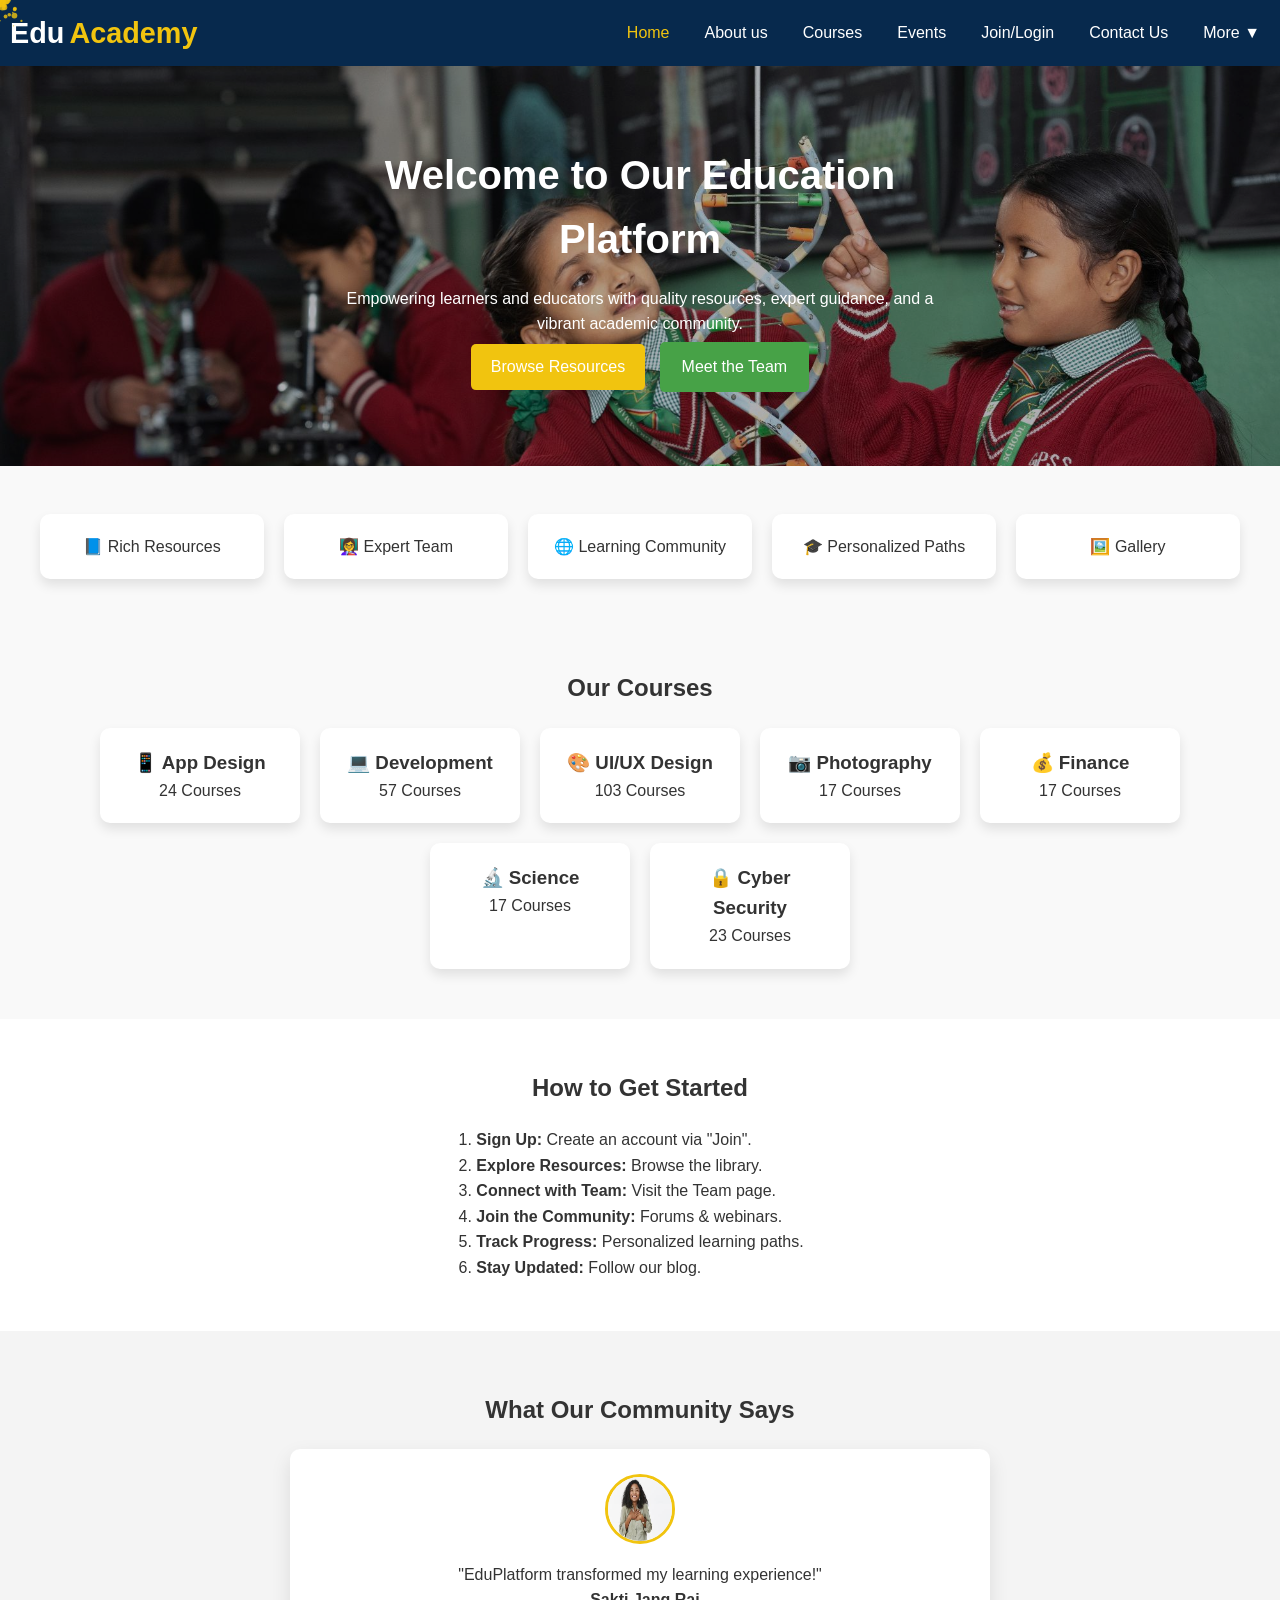
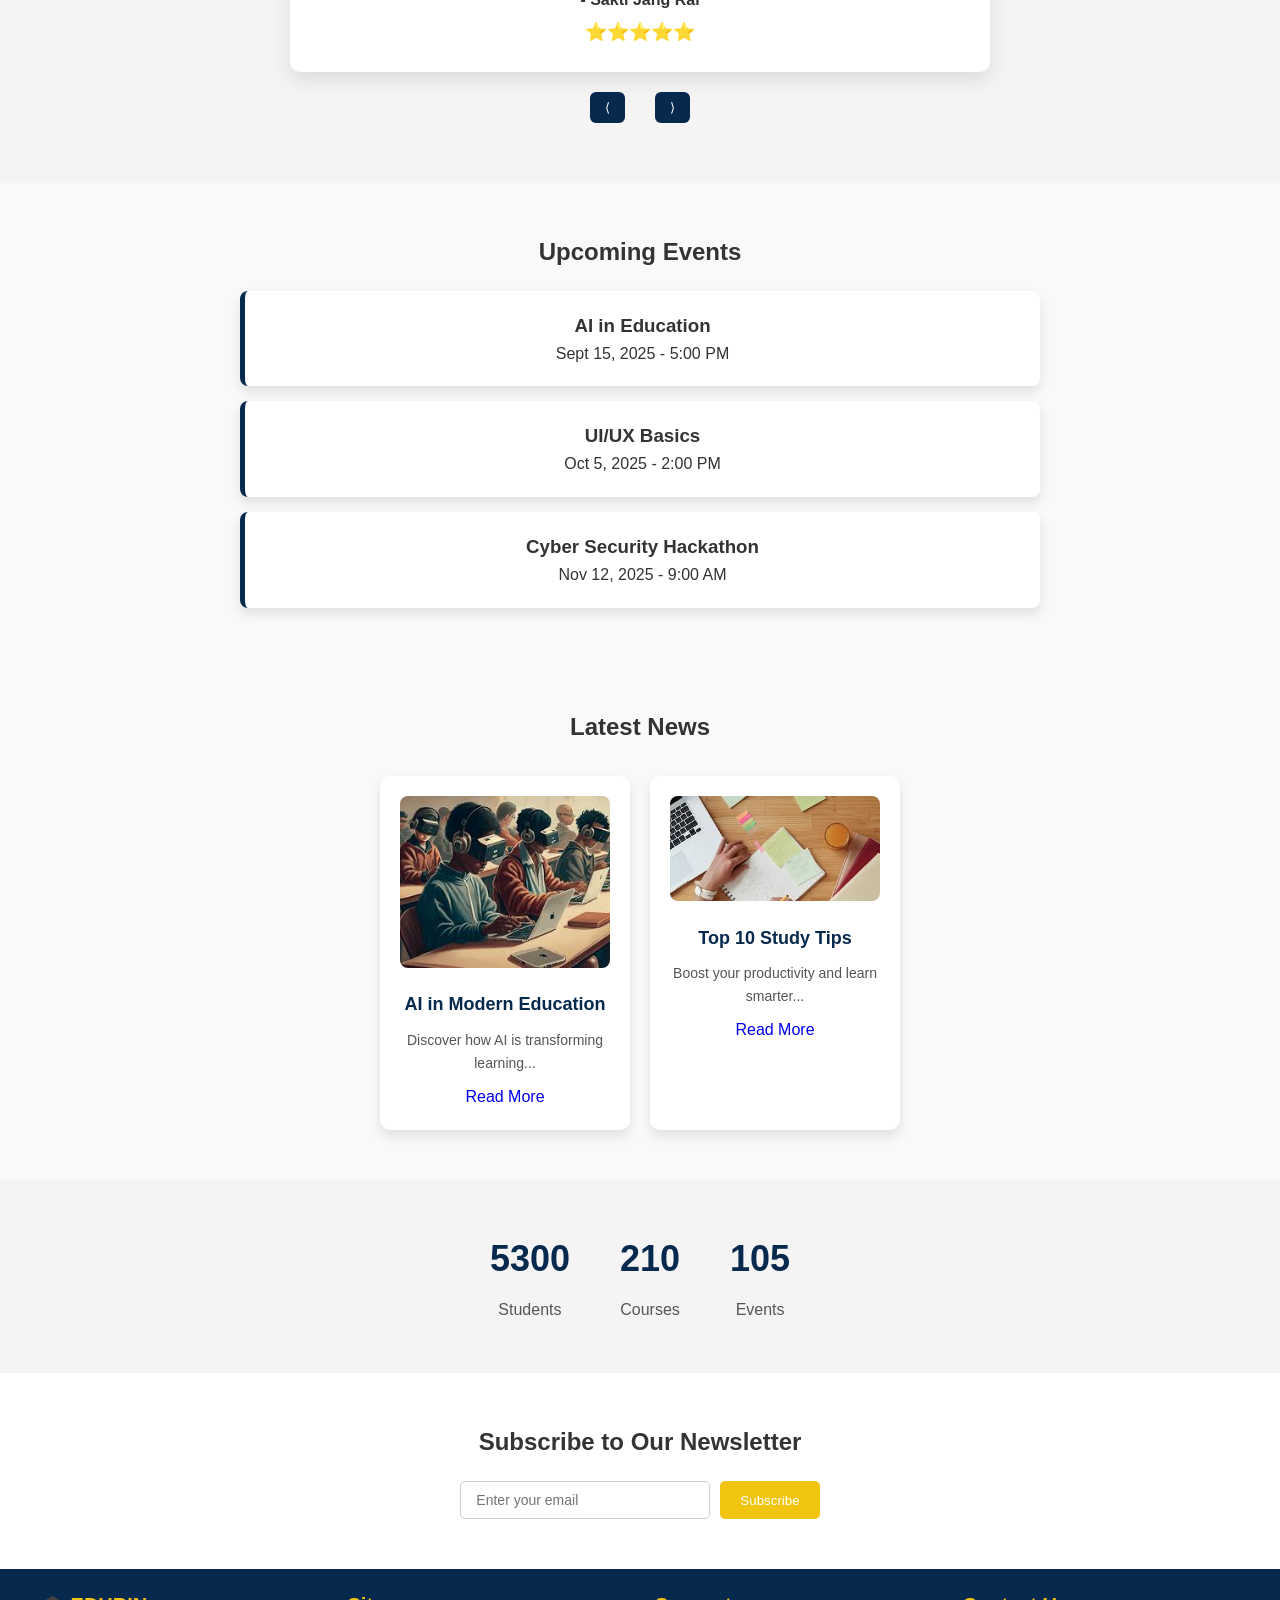
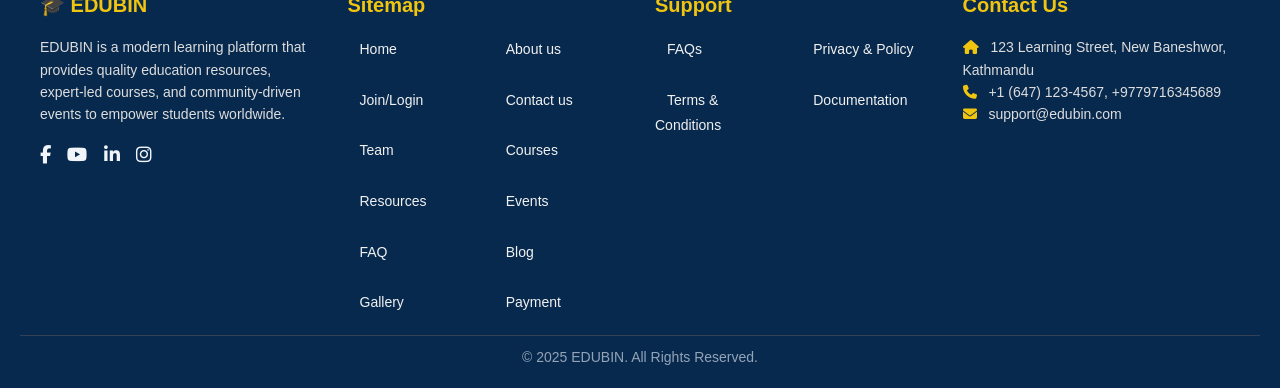
<file: index.html>
<!DOCTYPE html>
<html lang="en">
  <head>
    <meta charset="UTF-8" />
    <meta name="viewport" content="width=device-width, initial-scale=1.0" />
    <title>Education Website</title>
    <link rel="stylesheet" href="CSS/style.css" />
    <link
      rel="stylesheet"
      href="https://cdnjs.cloudflare.com/ajax/libs/font-awesome/6.5.0/css/all.min.css"
    />
  </head>

  <body>
    <canvas id="trail"></canvas>

    <!-- ===== Header ===== -->
    <header>
      <nav class="navbar">
        <div class="logo">
          <span class="edu">Edu</span><span class="academy">Academy</span>
        </div>

        <!-- Hamburger Button -->
        <div class="hamburger">&#9776;</div>

        <ul class="nav-links">
          <!-- First 6 visible links -->
          <li><a href="index.html" class="active">Home</a></li>
          <li><a href="about.html">About us</a></li>
          <li><a href="Courses.html">Courses</a></li>
          <li><a href="Events.html">Events</a></li>
          <li><a href="Join.html">Join/Login</a></li>
          <li><a href="Contact.html">Contact Us</a></li>

          <!-- Rest inside dropdown -->
          <li class="dropdown">
            <a href="#">More ▼</a>
            <ul class="dropdown-menu">
              <li><a href="Blog.html">Blog</a></li>
              <li><a href="Gallery.html">Gallery</a></li>
              <li><a href="Team.html">Team</a></li>
              <li><a href="Resources.html">Resources</a></li>
              <li><a href="Faq.html">FAQ</a></li>
              <li><a href="Payment.html">Payment</a></li>
            </ul>
          </li>
        </ul>
      </nav>
    </header>

    <!-- ===== Hero Section ===== -->
    <section class="hero">
      <img src="Images/Team_Home/background.jpg" alt="Education Image" />
      <div class="hero-text">
        <h1>Welcome to Our Education Platform</h1>
        <p>
          Empowering learners and educators with quality resources, expert
          guidance, and a vibrant academic community.
        </p>
        <div class="cta-buttons">
          <a href="Resources.html" class="btn">Browse Resources</a>
          <a href="Team.html" class="btn secondary">Meet the Team</a>
        </div>
      </div>
    </section>

    <!-- ===== Features ===== -->
    <section class="features">
      <div class="feature">📘 Rich Resources</div>
      <div class="feature">👩‍🏫 Expert Team</div>
      <div class="feature">🌐 Learning Community</div>
      <div class="feature">🎓 Personalized Paths</div>
      <div class="feature">🖼️ Gallery</div>
    </section>

    <!-- ===== Courses ===== -->
    <section class="courses">
      <h2>Our Courses</h2>
      <div class="course-grid">
        <div class="course-card">
          <h3>📱 App Design</h3>
          <p>24 Courses</p>
        </div>
        <div class="course-card">
          <h3>💻 Development</h3>
          <p>57 Courses</p>
        </div>
        <div class="course-card">
          <h3>🎨 UI/UX Design</h3>
          <p>103 Courses</p>
        </div>
        <div class="course-card">
          <h3>📷 Photography</h3>
          <p>17 Courses</p>
        </div>
        <div class="course-card">
          <h3>💰 Finance</h3>
          <p>17 Courses</p>
        </div>
        <div class="course-card">
          <h3>🔬 Science</h3>
          <p>17 Courses</p>
        </div>
        <div class="course-card">
          <h3>🔒 Cyber Security</h3>
          <p>23 Courses</p>
        </div>
      </div>
    </section>

    <!-- ===== How To Get Started ===== -->
    <section class="get-started">
      <h2>How to Get Started</h2>
      <ol>
        <li><strong>Sign Up:</strong> Create an account via "Join".</li>
        <li><strong>Explore Resources:</strong> Browse the library.</li>
        <li><strong>Connect with Team:</strong> Visit the Team page.</li>
        <li><strong>Join the Community:</strong> Forums & webinars.</li>
        <li><strong>Track Progress:</strong> Personalized learning paths.</li>
        <li><strong>Stay Updated:</strong> Follow our blog.</li>
      </ol>
    </section>

    <!-- ===== Testimonials Carousel ===== -->
    <section class="testimonials">
      <h2>What Our Community Says</h2>
      <div class="testimonial-carousel">
        <div class="testimonial-slide active">
          <div class="testimonial-image">
            <img src="Images/Team_Home/Sakti.jpeg" alt="Sakti" />
          </div>
          <p>"EduPlatform transformed my learning experience!"</p>
          <h4>- Sakti Jang Rai</h4>
          <div class="testimonial-rating">⭐⭐⭐⭐⭐</div>
        </div>

        <div class="testimonial-slide">
          <div class="testimonial-image">
            <img src="Images/Team_Home/Dhiraj.png" alt="Dhiraj" />
          </div>
          <p>"The expert team has been instrumental in my success."</p>
          <h4>- Dhiraj Thapa</h4>
          <div class="testimonial-rating">⭐⭐⭐⭐⭐</div>
        </div>

        <div class="testimonial-slide">
          <div class="testimonial-image">
            <img src="Images/Team_Home/Sita.jpg" alt="Sita" />
          </div>
          <p>"I love the interactive learning community!"</p>
          <h4>- Sita Gurung</h4>
          <div class="testimonial-rating">⭐⭐⭐⭐⭐</div>
        </div>

        <div class="testimonial-slide">
          <div class="testimonial-image">
            <img src="Images/Team_Home/Smith.jpeg" alt="Smith" />
          </div>
          <p>"Personalized learning paths keep me focused."</p>
          <h4>- Smith Dhungana</h4>
          <div class="testimonial-rating">⭐⭐⭐⭐⭐</div>
        </div>
      </div>

      <div class="testimonial-nav">
        <button class="prev">⟨</button>
        <div class="dots">
          <span class="dot active-dot"></span>
          <span class="dot"></span>
          <span class="dot"></span>
          <span class="dot"></span>
        </div>
        <button class="next">⟩</button>
      </div>
    </section>

    <!-- ===== Events ===== -->
    <section class="events">
      <h2>Upcoming Events</h2>
      <div class="event-list">
        <div class="event">
          <h3>AI in Education</h3>
          <p>Sept 15, 2025 - 5:00 PM</p>
        </div>
        <div class="event">
          <h3>UI/UX Basics</h3>
          <p>Oct 5, 2025 - 2:00 PM</p>
        </div>
        <div class="event">
          <h3>Cyber Security Hackathon</h3>
          <p>Nov 12, 2025 - 9:00 AM</p>
        </div>
      </div>
    </section>

    <!-- ===== Latest News / Blog Preview ===== -->
    <section class="latest-news">
      <h2>Latest News</h2>
      <div class="news-grid">
        <div class="news-card">
          <img src="Images/Team_Home/Blog 1.jpeg" alt="Blog 1" />
          <h3>AI in Modern Education</h3>
          <p>Discover how AI is transforming learning...</p>
          <a href="Blog.html" class="btn">Read More</a>
        </div>
        <div class="news-card">
          <img src="Images/Team_Home/Blog 2.jpeg" alt="Blog 2" />
          <h3>Top 10 Study Tips</h3>
          <p>Boost your productivity and learn smarter...</p>
          <a href="Blog.html" class="btn">Read More</a>
        </div>
      </div>
    </section>

    <!-- ===== Statistics / Counters ===== -->
    <section class="stats">
      <div class="stat">
        <h3 class="counter" data-target="10000">0</h3>
        <p>Students</p>
      </div>
      <div class="stat">
        <h3 class="counter" data-target="300">0</h3>
        <p>Courses</p>
      </div>
      <div class="stat">
        <h3 class="counter" data-target="200">0</h3>
        <p>Events</p>
      </div>
    </section>

    <!-- ===== Newsletter ===== -->
    <section class="newsletter">
      <h2>Subscribe to Our Newsletter</h2>
      <form>
        <input type="email" placeholder="Enter your email" required />
        <button type="submit" class="btn">Subscribe</button>
      </form>
    </section>

    <!----Footer Section---->
    <footer class="main-footer">
      <div class="footer-container">
        <!-- Logo & About -->
        <div class="footer-col">
          <h2 class="footer-logo">🎓 EDUBIN</h2>
          <p>
            EDUBIN is a modern learning platform that provides quality education
            resources, expert-led courses, and community-driven events to
            empower students worldwide.
          </p>
          <!-- Social Media Icons -->
          <div class="footer-social">
            <a href="https://facebook.com" target="_blank"
              ><i class="fab fa-facebook-f"></i
            ></a>
            <a href="https://youtube.com" target="_blank"
              ><i class="fab fa-youtube"></i
            ></a>
            <a href="https://linkedin.com" target="_blank"
              ><i class="fab fa-linkedin-in"></i
            ></a>
            <a href="https://instagram.com" target="_blank"
              ><i class="fab fa-instagram"></i
            ></a>
          </div>
        </div>

        <!-- Sitemap -->
        <div class="footer-col">
          <h3>Sitemap</h3>
          <ul class="nav-links">
            <li><a href="index.html">Home</a></li>
            <li><a href="about.html">About us</a></li>
            <li><a href="Join.html">Join/Login</a></li>
            <li><a href="Contact.html">Contact us</a></li>
            <li><a href="Team.html">Team</a></li>
            <li><a href="Courses.html">Courses</a></li>
            <li><a href="Resources.html">Resources</a></li>
            <li><a href="Events.html">Events</a></li>
            <li><a href="Faq.html">FAQ</a></li>
            <li><a href="Blog.html">Blog</a></li>
            <li><a href="Gallery.html">Gallery</a></li>
            <li><a href="Payment.html">Payment</a></li>
          </ul>
        </div>

        <!-- Support -->
        <div class="footer-col">
          <h3>Support</h3>
          <ul class="nav-links">
            <li><a href="Faq.html">FAQs</a></li>
            <li><a href="#">Privacy & Policy</a></li>
            <li><a href="#">Terms & Conditions</a></li>
            <li><a href="#">Documentation</a></li>
          </ul>
        </div>

        <!-- Contact Info -->
        <div class="footer-col">
          <h3>Contact Us</h3>
          <p>
            <i class="fas fa-home"></i> 123 Learning Street, New Baneshwor,
            Kathmandu
          </p>
          <p><i class="fas fa-phone"></i> +1 (647) 123-4567, +9779716345689</p>
          <p><i class="fas fa-envelope"></i> support@edubin.com</p>
        </div>
      </div>

      <div class="footer-bottom">
        <p>&copy; 2025 EDUBIN. All Rights Reserved.</p>
      </div>
    </footer>

    <script src="JavaScript/script.js"></script>
    <script src="JavaScript/trail.js"></script>
  </body>
</html>
</file>
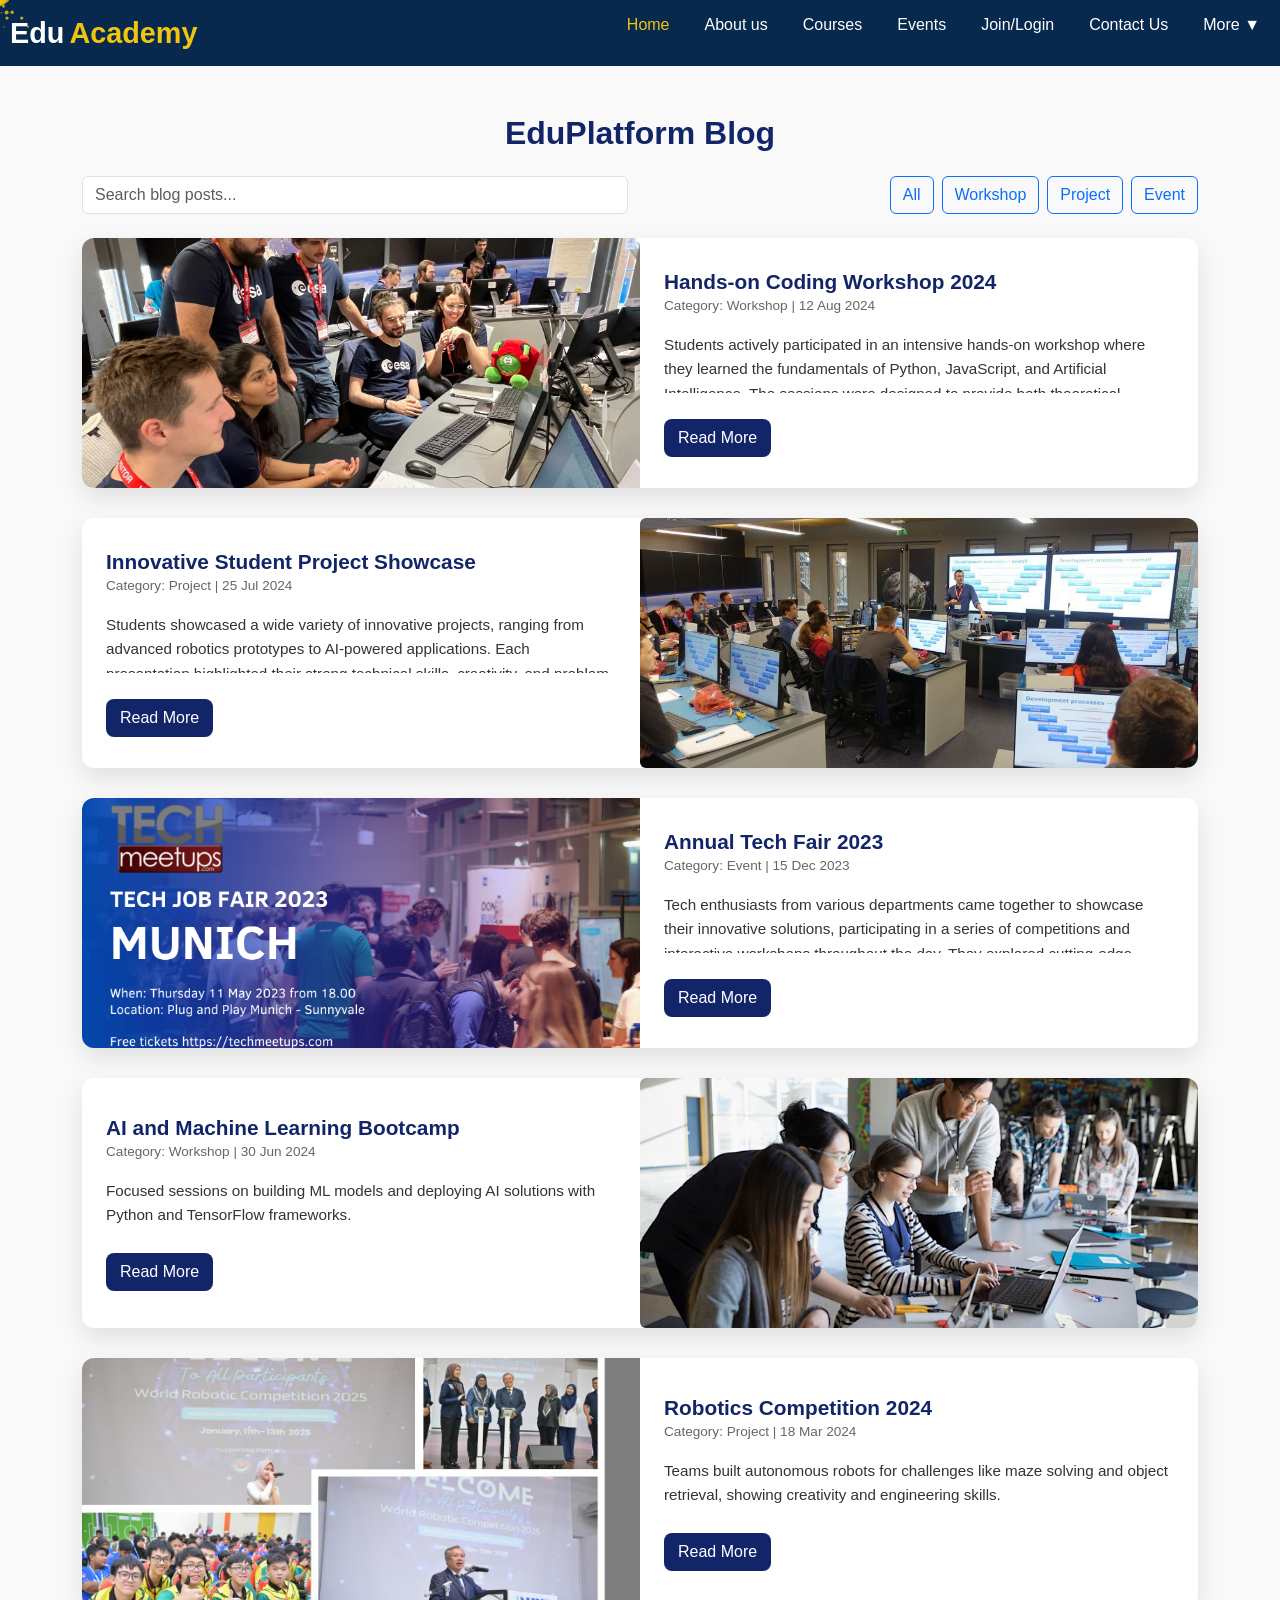
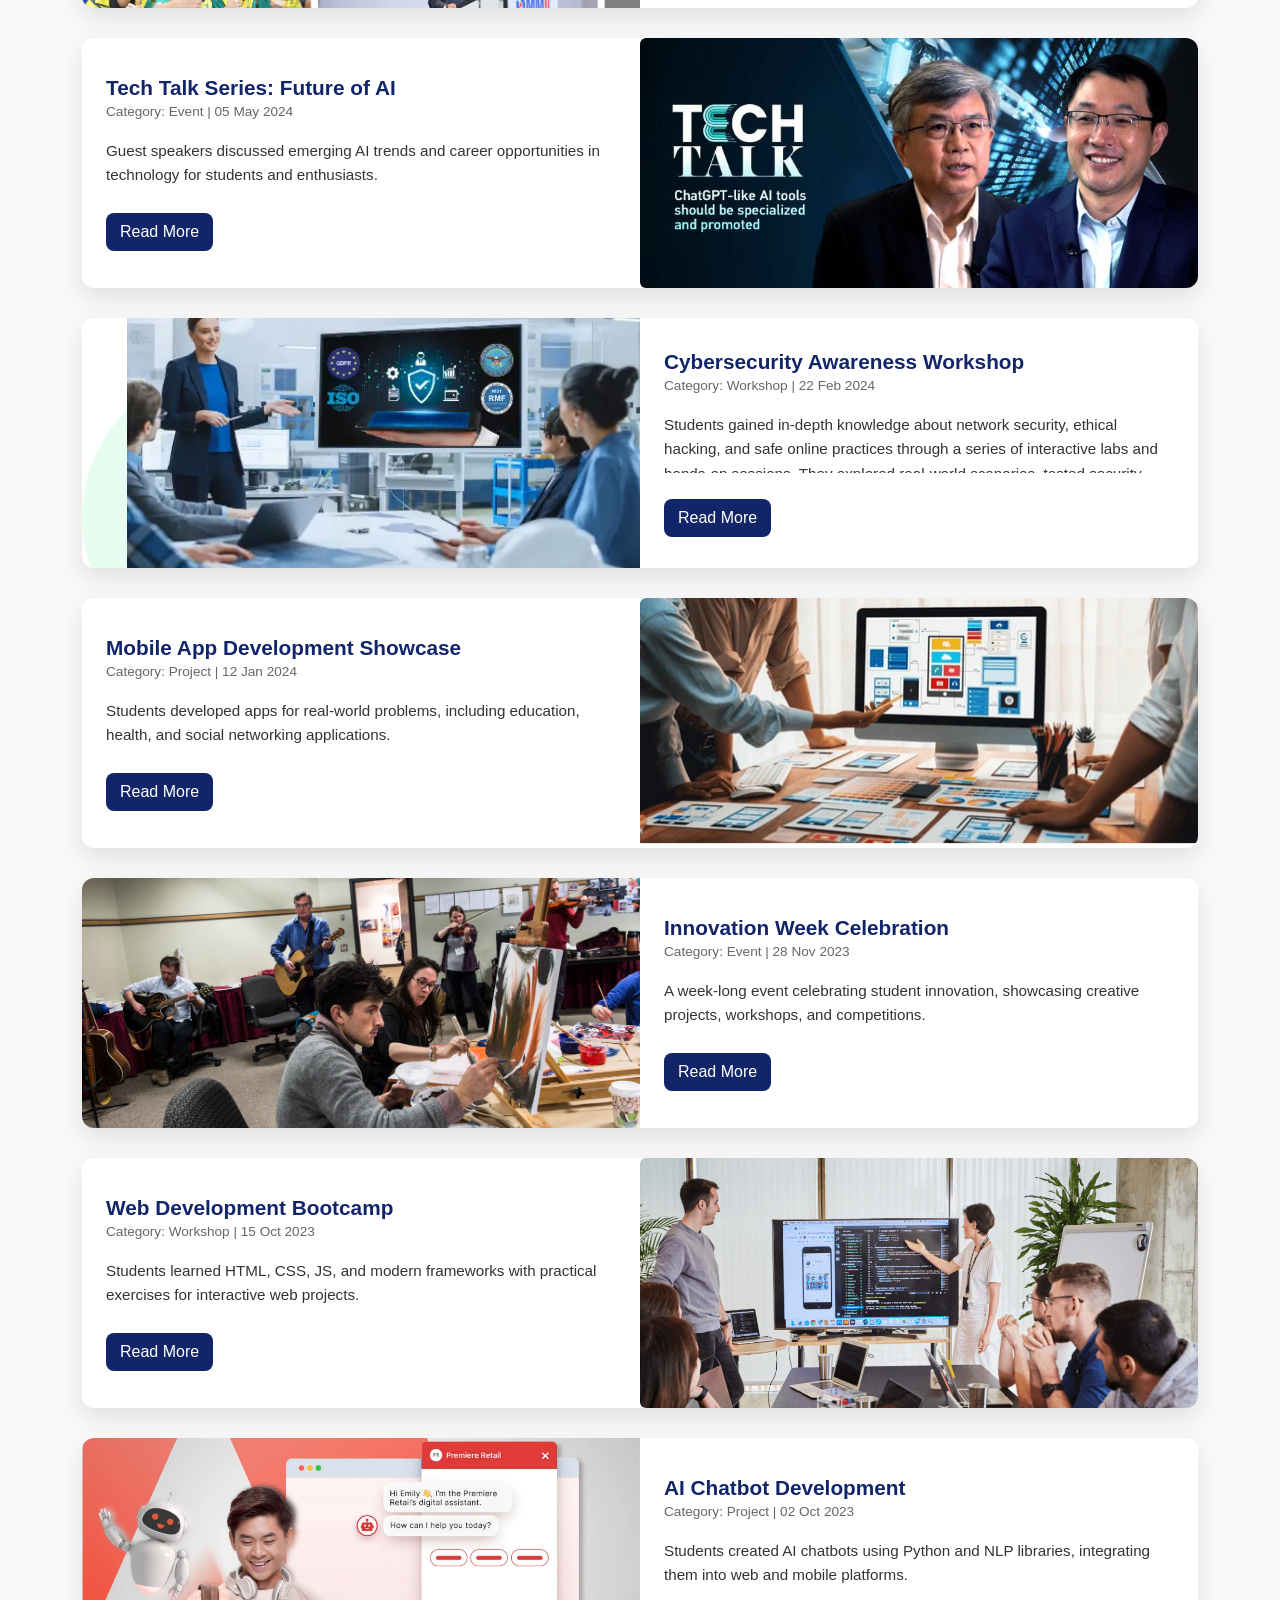
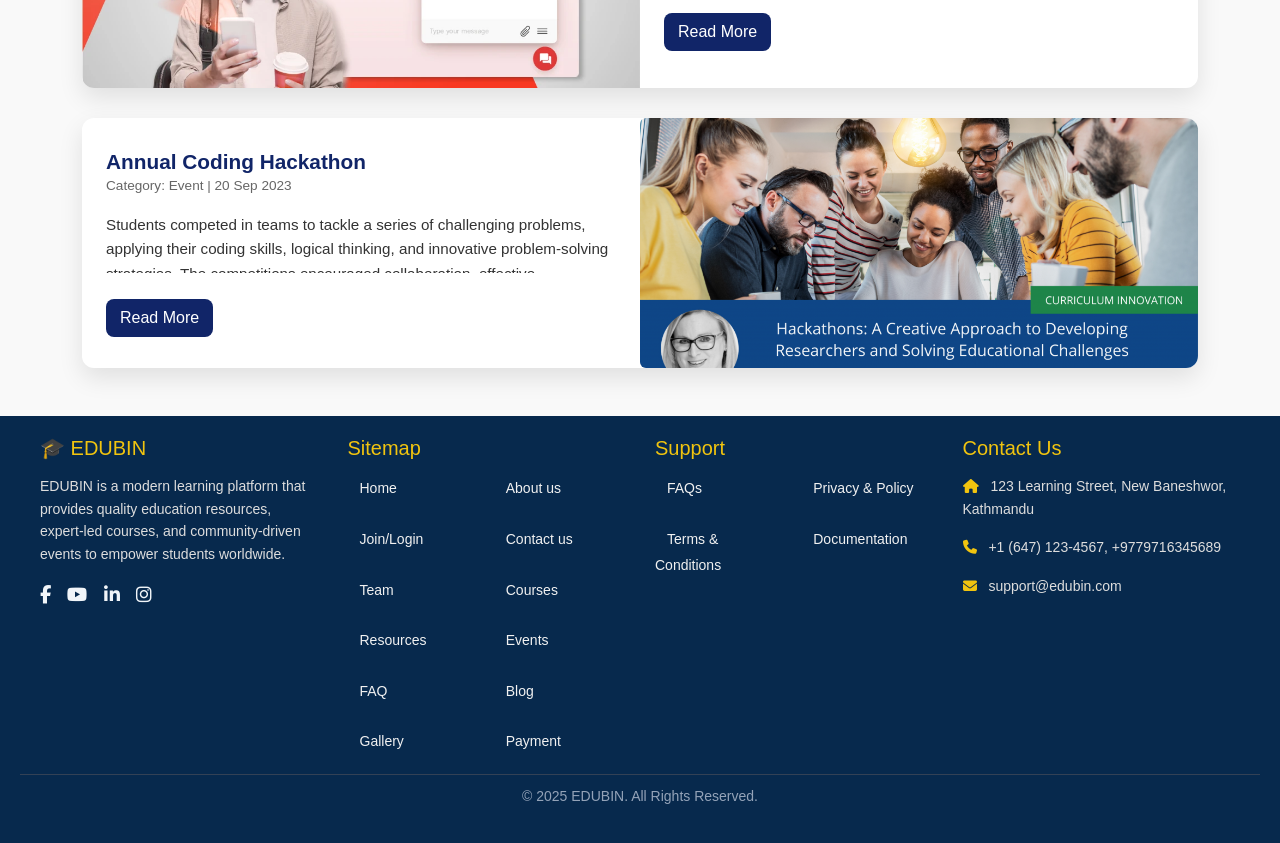
<file: Blog.html>
<!DOCTYPE html>
<html lang="en">

<head>
    <meta charset="UTF-8">
    <meta name="viewport" content="width=device-width, initial-scale=1.0">
    <title>EduPlatform — Blog</title>
    <link href="https://cdn.jsdelivr.net/npm/bootstrap@5.3.3/dist/css/bootstrap.min.css" rel="stylesheet">
    <link href="CSS/blog.css" rel="stylesheet">
    <link href="https://cdnjs.cloudflare.com/ajax/libs/font-awesome/6.5.0/css/all.min.css" rel="stylesheet">
    <link rel="stylesheet" href="CSS/style.css">
</head>

<body>
    <canvas id="trail"></canvas>

    <!-- ===== Header ===== -->
    <header>
        <nav class="navbar">
            <div class="logo">
                <span class="edu">Edu</span><span class="academy">Academy</span>
            </div>

            <!-- Hamburger Button -->
            <div class="hamburger">&#9776;</div>

            <ul class="nav-links">
                <!-- First 6 visible links -->
                <li><a href="index.html" class="active">Home</a></li>
                <li><a href="about.html">About us</a></li>
                <li><a href="Courses.html">Courses</a></li>
                <li><a href="Events.html">Events</a></li>
                <li><a href="Join.html">Join/Login</a></li>
                <li><a href="Contact.html">Contact Us</a></li>

                <!-- Rest inside dropdown -->
                <li class="dropdown">
                    <a href="#">More ▼</a>
                    <ul class="dropdown-menu">
                        <li><a href="Blog.html">Blog</a></li>
                        <li><a href="Gallery.html">Gallery</a></li>
                        <li><a href="Team.html">Team</a></li>
                        <li><a href="Resources.html">Resources</a></li>
                        <li><a href="Faq.html">FAQ</a></li>
                        <li><a href="Payment.html">Payment</a></li>
                    </ul>
                </li>
            </ul>
        </nav>
    </header>


    <!-- Blog Section -->
    <section class="blog-section container my-5">
        <h2 class="mb-4 text-center">EduPlatform Blog</h2>

        <!-- Search & Filters -->
        <div class="row mb-4">
            <div class="col-md-6">
                <input type="text" id="searchInput" class="form-control" placeholder="Search blog posts...">
            </div>
            <div class="col-md-6 d-flex justify-content-end gap-2">
                <button class="btn btn-outline-primary filter-btn" data-category="All">All</button>
                <button class="btn btn-outline-primary filter-btn" data-category="Workshop">Workshop</button>
                <button class="btn btn-outline-primary filter-btn" data-category="Project">Project</button>
                <button class="btn btn-outline-primary filter-btn" data-category="Event">Event</button>
            </div>
        </div>

        <!-- Blog Posts -->
        <div class="blog-container">
            <!-- 12 realistic posts -->
            <!-- Alternate layout: left-right -->
            <div class="blog-post fade-in" data-category="Workshop">
                <div class="row g-0 align-items-center">
                    <div class="col-md-6">
                        <img src="Images/Gallery_Blog/edupic11.jpg" class="img-fluid rounded-start" alt="Workshop">
                    </div>
                    <div class="col-md-6 p-4">
                        <h4 class="card-title">Hands-on Coding Workshop 2024</h4>
                        <p class="blog-meta">Category: Workshop | 12 Aug 2024</p>
                        <p class="blog-content">Students actively participated in an intensive hands-on workshop where
                            they learned the fundamentals of Python, JavaScript, and Artificial Intelligence. The
                            sessions were designed to provide both theoretical knowledge and practical experience,
                            allowing students to work on real-world projects and solve complex problems. Guided by
                            experienced instructors, participants explored coding best practices, developed
                            mini-projects, and gained insights into AI applications, enhancing both their technical
                            skills and problem-solving abilities.</p>
                        <button class="read-more-btn">Read More</button>
                    </div>
                </div>
            </div>

            <div class="blog-post fade-in" data-category="Project">
                <div class="row g-0 align-items-center flex-md-row-reverse">
                    <div class="col-md-6">
                        <img src="Images/Gallery_Blog/edupic7.jpg" class="img-fluid rounded-start" alt="Project">
                    </div>
                    <div class="col-md-6 p-4">
                        <h4 class="card-title">Innovative Student Project Showcase</h4>
                        <p class="blog-meta">Category: Project | 25 Jul 2024</p>
                        <p class="blog-content">Students showcased a wide variety of innovative projects, ranging from
                            advanced robotics prototypes to AI-powered applications. Each presentation highlighted their
                            strong technical skills, creativity, and problem-solving abilities. The students
                            demonstrated excellent teamwork and collaboration, effectively combining their individual
                            strengths to bring their ideas to life, while also engaging the audience with clear
                            explanations and practical demonstrations.</p>
                        <button class="read-more-btn">Read More</button>
                    </div>
                </div>
            </div>

            <div class="blog-post fade-in" data-category="Event">
                <div class="row g-0 align-items-center">
                    <div class="col-md-6">
                        <img src="Images/Gallery_Blog/img18.png" class="img-fluid rounded-start" alt="Event">
                    </div>
                    <div class="col-md-6 p-4">
                        <h4 class="card-title">Annual Tech Fair 2023</h4>
                        <p class="blog-meta">Category: Event | 15 Dec 2023</p>
                        <p class="blog-content">Tech enthusiasts from various departments came together to showcase
                            their innovative solutions, participating in a series of competitions and interactive
                            workshops throughout the day. They explored cutting-edge technologies, shared knowledge, and
                            exchanged ideas, creating an atmosphere of collaboration and healthy competition. The event
                            encouraged creativity, hands-on learning, and networking among students, leaving a lasting
                            impact on their technical skills and problem-solving abilities.</p>
                        <button class="read-more-btn">Read More</button>
                    </div>
                </div>
            </div>

            <div class="blog-post fade-in" data-category="Workshop">
                <div class="row g-0 align-items-center flex-md-row-reverse">
                    <div class="col-md-6">
                        <img src="Images/Gallery_Blog/img4.jpg" class="img-fluid rounded-start" alt="Workshop">
                    </div>
                    <div class="col-md-6 p-4">
                        <h4 class="card-title">AI and Machine Learning Bootcamp</h4>
                        <p class="blog-meta">Category: Workshop | 30 Jun 2024</p>
                        <p class="blog-content">Focused sessions on building ML models and deploying AI solutions with
                            Python and TensorFlow frameworks.</p>
                        <button class="read-more-btn">Read More</button>
                    </div>
                </div>
            </div>

            <div class="blog-post fade-in" data-category="Project">
                <div class="row g-0 align-items-center">
                    <div class="col-md-6">
                        <img src="Images/Gallery_Blog/img17.jpg" class="img-fluid rounded-start" alt="Project">
                    </div>
                    <div class="col-md-6 p-4">
                        <h4 class="card-title">Robotics Competition 2024</h4>
                        <p class="blog-meta">Category: Project | 18 Mar 2024</p>
                        <p class="blog-content">Teams built autonomous robots for challenges like maze solving and
                            object retrieval, showing creativity and engineering skills.</p>
                        <button class="read-more-btn">Read More</button>
                    </div>
                </div>
            </div>

            <div class="blog-post fade-in" data-category="Event">
                <div class="row g-0 align-items-center flex-md-row-reverse">
                    <div class="col-md-6">
                        <img src="Images/Gallery_Blog/img16.jpeg" class="img-fluid rounded-start" alt="Event">
                    </div>
                    <div class="col-md-6 p-4">
                        <h4 class="card-title">Tech Talk Series: Future of AI</h4>
                        <p class="blog-meta">Category: Event | 05 May 2024</p>
                        <p class="blog-content">Guest speakers discussed emerging AI trends and career opportunities in
                            technology for students and enthusiasts.</p>
                        <button class="read-more-btn">Read More</button>
                    </div>
                </div>
            </div>

            <div class="blog-post fade-in" data-category="Workshop">
                <div class="row g-0 align-items-center">
                    <div class="col-md-6">
                        <img src="Images/Gallery_Blog/img15.webp" class="img-fluid rounded-start" alt="Workshop">
                    </div>
                    <div class="col-md-6 p-4">
                        <h4 class="card-title">Cybersecurity Awareness Workshop</h4>
                        <p class="blog-meta">Category: Workshop | 22 Feb 2024</p>
                        <p class="blog-content">Students gained in-depth knowledge about network security, ethical
                            hacking, and safe online practices through a series of interactive labs and hands-on
                            sessions. They explored real-world scenarios, tested security protocols, and learned how to
                            identify and prevent cyber threats. The workshops emphasized practical skills, critical
                            thinking, and collaborative problem-solving, enabling students to apply these techniques
                            confidently in real-life digital environments.</p>
                        <button class="read-more-btn">Read More</button>
                    </div>
                </div>
            </div>

            <div class="blog-post fade-in" data-category="Project">
                <div class="row g-0 align-items-center flex-md-row-reverse">
                    <div class="col-md-6">
                        <img src="Images/Gallery_Blog/img14.webp" class="img-fluid rounded-start" alt="Project">
                    </div>
                    <div class="col-md-6 p-4">
                        <h4 class="card-title">Mobile App Development Showcase</h4>
                        <p class="blog-meta">Category: Project | 12 Jan 2024</p>
                        <p class="blog-content">Students developed apps for real-world problems, including education,
                            health, and social networking applications.</p>
                        <button class="read-more-btn">Read More</button>
                    </div>
                </div>
            </div>

            <div class="blog-post fade-in" data-category="Event">
                <div class="row g-0 align-items-center">
                    <div class="col-md-6">
                        <img src="Images/Gallery_Blog/img13.jpg" class="img-fluid rounded-start" alt="Event">
                    </div>
                    <div class="col-md-6 p-4">
                        <h4 class="card-title">Innovation Week Celebration</h4>
                        <p class="blog-meta">Category: Event | 28 Nov 2023</p>
                        <p class="blog-content">A week-long event celebrating student innovation, showcasing creative
                            projects, workshops, and competitions.</p>
                        <button class="read-more-btn">Read More</button>
                    </div>
                </div>
            </div>

            <div class="blog-post fade-in" data-category="Workshop">
                <div class="row g-0 align-items-center flex-md-row-reverse">
                    <div class="col-md-6">
                        <img src="Images/Gallery_Blog/img12.png" class="img-fluid rounded-start" alt="Workshop">
                    </div>
                    <div class="col-md-6 p-4">
                        <h4 class="card-title">Web Development Bootcamp</h4>
                        <p class="blog-meta">Category: Workshop | 15 Oct 2023</p>
                        <p class="blog-content">Students learned HTML, CSS, JS, and modern frameworks with practical
                            exercises for interactive web projects.</p>
                        <button class="read-more-btn">Read More</button>
                    </div>
                </div>
            </div>

            <div class="blog-post fade-in" data-category="Project">
                <div class="row g-0 align-items-center">
                    <div class="col-md-6">
                        <img src="Images/Gallery_Blog/img11.webp" class="img-fluid rounded-start" alt="Project">
                    </div>
                    <div class="col-md-6 p-4">
                        <h4 class="card-title">AI Chatbot Development</h4>
                        <p class="blog-meta">Category: Project | 02 Oct 2023</p>
                        <p class="blog-content">Students created AI chatbots using Python and NLP libraries, integrating
                            them into web and mobile platforms.</p>
                        <button class="read-more-btn">Read More</button>
                    </div>
                </div>
            </div>

            <div class="blog-post fade-in" data-category="Event">
                <div class="row g-0 align-items-center flex-md-row-reverse">
                    <div class="col-md-6">
                        <img src="Images/Gallery_Blog/img10.png" class="img-fluid rounded-start" alt="Event">
                    </div>
                    <div class="col-md-6 p-4">
                        <h4 class="card-title">Annual Coding Hackathon</h4>
                        <p class="blog-meta">Category: Event | 20 Sep 2023</p>
                        <p class="blog-content">Students competed in teams to tackle a series of challenging problems,
                            applying their coding skills, logical thinking, and innovative problem-solving strategies.
                            The competitions encouraged collaboration, effective communication, and creative approaches,
                            allowing each team to demonstrate not only technical proficiency but also the ability to
                            work efficiently under time constraints and adapt to unexpected challenges.</p>
                        <button class="read-more-btn">Read More</button>
                    </div>
                </div>
            </div>

        </div>
    </section>


    <!----Footer Section---->
    <footer class="main-footer">
        <div class="footer-container">
            <!-- Logo & About -->
            <div class="footer-col">
                <h2 class="footer-logo">🎓 EDUBIN</h2>
                <p>
                    EDUBIN is a modern learning platform that provides quality education
                    resources, expert-led courses, and community-driven events to
                    empower students worldwide.
                </p>
                <!-- Social Media Icons -->
                <div class="footer-social">
                    <a href="https://facebook.com" target="_blank"><i class="fab fa-facebook-f"></i></a>
                    <a href="https://youtube.com" target="_blank"><i class="fab fa-youtube"></i></a>
                    <a href="https://linkedin.com" target="_blank"><i class="fab fa-linkedin-in"></i></a>
                    <a href="https://instagram.com" target="_blank"><i class="fab fa-instagram"></i></a>
                </div>
            </div>

            <!-- Sitemap -->
            <div class="footer-col">
                <h3>Sitemap</h3>
                <ul class="nav-links">
                    <li><a href="index.html">Home</a></li>
                    <li><a href="about.html">About us</a></li>
                    <li><a href="Join.html">Join/Login</a></li>
                    <li><a href="Contact.html">Contact us</a></li>
                    <li><a href="Team.html">Team</a></li>
                    <li><a href="Courses.html">Courses</a></li>
                    <li><a href="Resources.html">Resources</a></li>
                    <li><a href="Events.html">Events</a></li>
                    <li><a href="Faq.html">FAQ</a></li>
                    <li><a href="Blog.html">Blog</a></li>
                    <li><a href="Gallery.html">Gallery</a></li>
                    <li><a href="Payment.html">Payment</a></li>
                </ul>
            </div>

            <!-- Support -->
            <div class="footer-col">
                <h3>Support</h3>
                <ul class="nav-links">
                    <li><a href="Faq.html">FAQs</a></li>
                    <li><a href="#">Privacy & Policy</a></li>
                    <li><a href="#">Terms & Conditions</a></li>
                    <li><a href="#">Documentation</a></li>
                </ul>
            </div>

            <!-- Contact Info -->
            <div class="footer-col">
                <h3>Contact Us</h3>
                <p>
                    <i class="fas fa-home"></i> 123 Learning Street, New Baneshwor,
                    Kathmandu
                </p>
                <p><i class="fas fa-phone"></i> +1 (647) 123-4567, +9779716345689</p>
                <p><i class="fas fa-envelope"></i> support@edubin.com</p>
            </div>
        </div>

        <div class="footer-bottom">
            <p>&copy; 2025 EDUBIN. All Rights Reserved.</p>
        </div>
    </footer>


    <script src="https://cdn.jsdelivr.net/npm/bootstrap@5.3.3/dist/js/bootstrap.bundle.min.js"></script>
    <script src="JavaScript/Blog.js"></script>
    <script src="JavaScript/trail.js"></script>
</body>

</html>
</file>
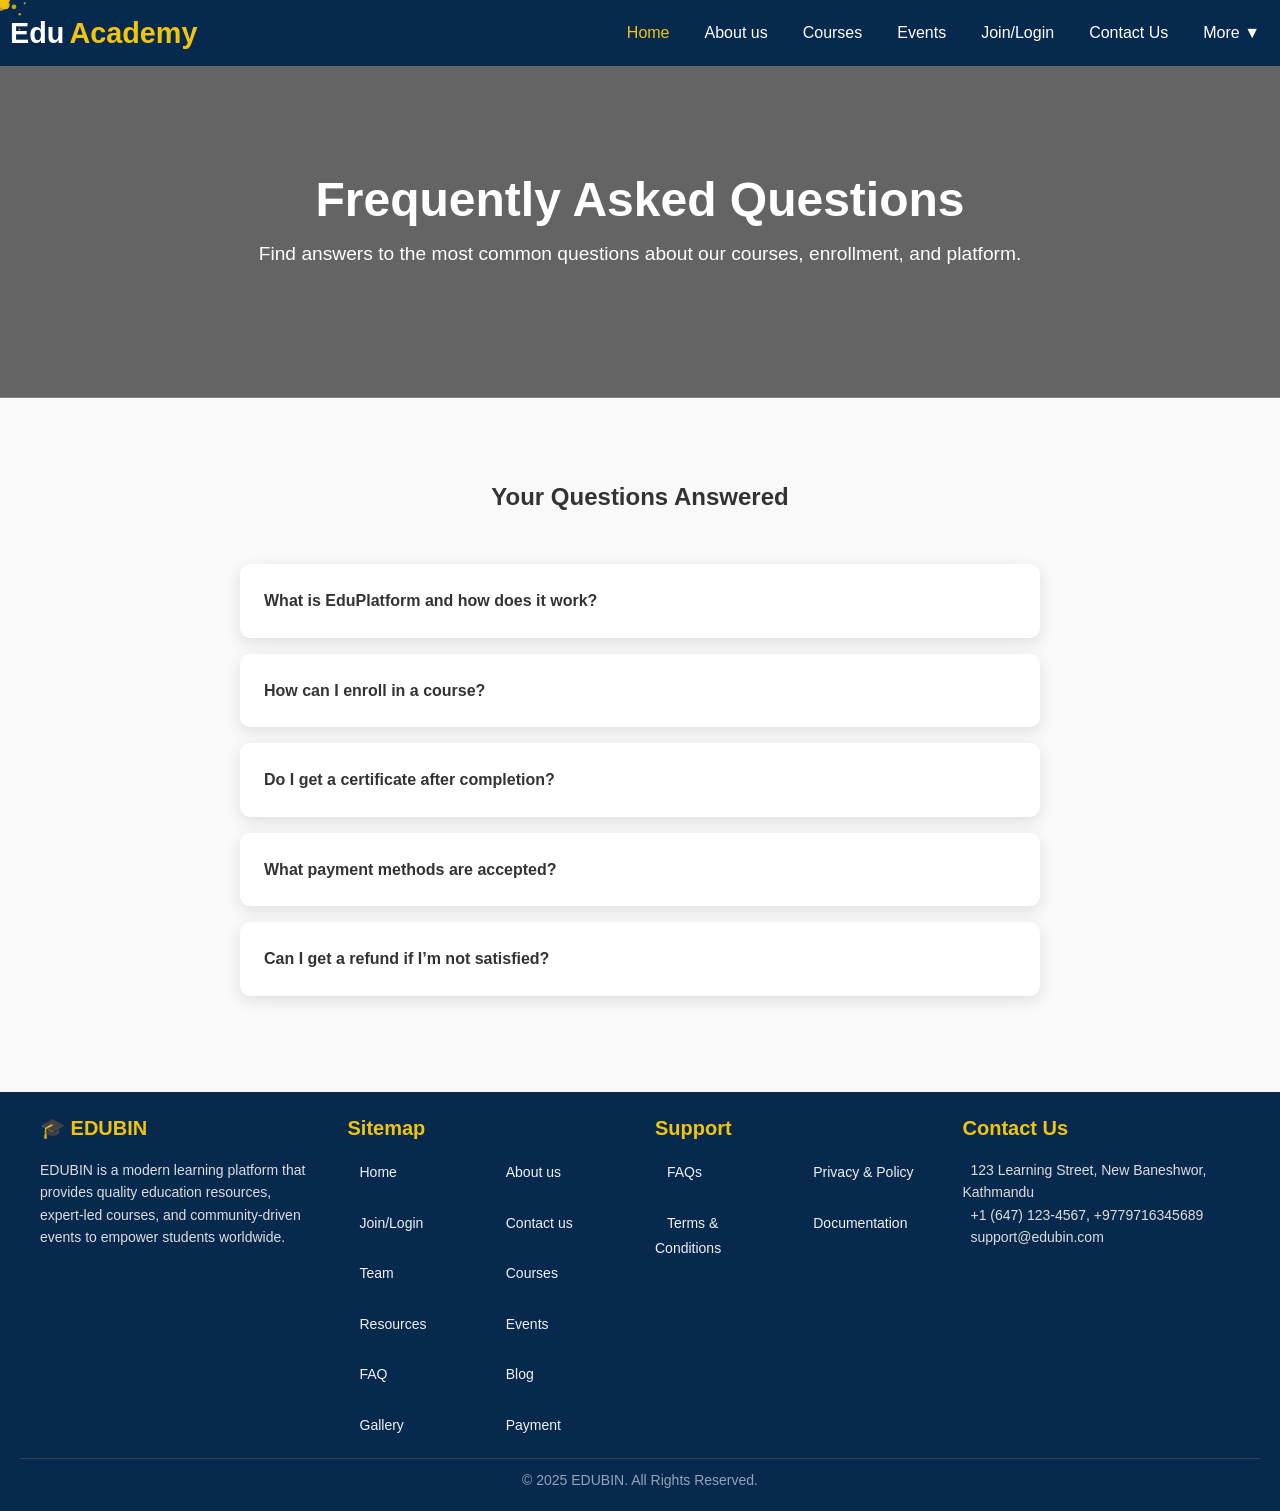
<file: Faq.html>
<!DOCTYPE html>
<html lang="en">
  <head>
    <meta charset="UTF-8" />
    <meta name="viewport" content="width=device-width, initial-scale=1.0" />
    <title>Education Website</title>
    <link rel="stylesheet" href="CSS/faq.css" />
    <link rel="stylesheet" href="CSS/style.css" />
  </head>

  <body>
    <canvas id="trail"></canvas>

    <!-- ===== Header ===== -->
    <header>
      <nav class="navbar">
        <div class="logo">
          <span class="edu">Edu</span><span class="academy">Academy</span>
        </div>

        <!-- Hamburger Button -->
        <div class="hamburger">&#9776;</div>

        <ul class="nav-links">
          <!-- First 6 visible links -->
          <li><a href="index.html" class="active">Home</a></li>
          <li><a href="about.html">About us</a></li>
          <li><a href="Courses.html">Courses</a></li>
          <li><a href="Events.html">Events</a></li>
          <li><a href="Join.html">Join/Login</a></li>
          <li><a href="Contact.html">Contact Us</a></li>

          <!-- Rest inside dropdown -->
          <li class="dropdown">
            <a href="#">More ▼</a>
            <ul class="dropdown-menu">
              <li><a href="Blog.html">Blog</a></li>
              <li><a href="Gallery.html">Gallery</a></li>
              <li><a href="Team.html">Team</a></li>
              <li><a href="Resources.html">Resources</a></li>
              <li><a href="Faq.html">FAQ</a></li>
              <li><a href="Payment.html">Payment</a></li>
            </ul>
          </li>
        </ul>
      </nav>
    </header>

    <!-- Hero -->
    <section class="hero">
      <div class="container">
        <h2>Frequently Asked Questions</h2>
        <p>
          Find answers to the most common questions about our courses,
          enrollment, and platform.
        </p>
      </div>
    </section>

    <!-- FAQ Section -->
    <section class="faq">
      <div class="container">
        <h2 class="section-title">Your Questions Answered</h2>
        <div class="accordion">
          <div class="accordion-item">
            <div class="accordion-header">
              What is EduPlatform and how does it work?
              <i class="fas fa-chevron-down"></i>
            </div>
            <div class="accordion-content">
              <p>
                EduPlatform is an online learning portal offering hundreds of
                courses across programming, design, business, and marketing.
                Simply browse courses, enroll, and start learning at your own
                pace.
              </p>
            </div>
          </div>

          <div class="accordion-item">
            <div class="accordion-header">
              How can I enroll in a course?
              <i class="fas fa-chevron-down"></i>
            </div>
            <div class="accordion-content">
              <p>
                Choose a course from the Courses page, click the "Enroll"
                button, create an account or login, and complete the payment
                process. Once done, you can start the course immediately.
              </p>
            </div>
          </div>

          <div class="accordion-item">
            <div class="accordion-header">
              Do I get a certificate after completion?
              <i class="fas fa-chevron-down"></i>
            </div>
            <div class="accordion-content">
              <p>
                Yes! After completing a course successfully, you will receive a
                digital certificate that you can download or share on LinkedIn
                and other platforms.
              </p>
            </div>
          </div>

          <div class="accordion-item">
            <div class="accordion-header">
              What payment methods are accepted?
              <i class="fas fa-chevron-down"></i>
            </div>
            <div class="accordion-content">
              <p>
                We accept major credit/debit cards, PayPal, and local payment
                gateways depending on your country.
              </p>
            </div>
          </div>

          <div class="accordion-item">
            <div class="accordion-header">
              Can I get a refund if I’m not satisfied?
              <i class="fas fa-chevron-down"></i>
            </div>
            <div class="accordion-content">
              <p>
                Yes, we offer a 14-day refund policy on most courses. Refund
                requests must be submitted through your account dashboard.
              </p>
            </div>
          </div>
        </div>
      </div>
    </section>
    <!----Footer Section---->
    <footer class="main-footer">
      <div class="footer-container">
        <!-- Logo & About -->
        <div class="footer-col">
          <h2 class="footer-logo">🎓 EDUBIN</h2>
          <p>
            EDUBIN is a modern learning platform that provides quality education
            resources, expert-led courses, and community-driven events to
            empower students worldwide.
          </p>
          <!-- Social Media Icons -->
          <div class="footer-social">
            <a href="https://facebook.com" target="_blank"
              ><i class="fab fa-facebook-f"></i
            ></a>
            <a href="https://youtube.com" target="_blank"
              ><i class="fab fa-youtube"></i
            ></a>
            <a href="https://linkedin.com" target="_blank"
              ><i class="fab fa-linkedin-in"></i
            ></a>
            <a href="https://instagram.com" target="_blank"
              ><i class="fab fa-instagram"></i
            ></a>
          </div>
        </div>

        <!-- Sitemap -->
        <div class="footer-col">
          <h3>Sitemap</h3>
          <ul class="nav-links">
            <li><a href="index.html">Home</a></li>
            <li><a href="about.html">About us</a></li>
            <li><a href="Join.html">Join/Login</a></li>
            <li><a href="Contact.html">Contact us</a></li>
            <li><a href="Team.html">Team</a></li>
            <li><a href="Courses.html">Courses</a></li>
            <li><a href="Resources.html">Resources</a></li>
            <li><a href="Events.html">Events</a></li>
            <li><a href="Faq.html">FAQ</a></li>
            <li><a href="Blog.html">Blog</a></li>
            <li><a href="Gallery.html">Gallery</a></li>
            <li><a href="Payment.html">Payment</a></li>
          </ul>
        </div>

        <!-- Support -->
        <div class="footer-col">
          <h3>Support</h3>
          <ul class="nav-links">
            <li><a href="Faq.html">FAQs</a></li>
            <li><a href="#">Privacy & Policy</a></li>
            <li><a href="#">Terms & Conditions</a></li>
            <li><a href="#">Documentation</a></li>
          </ul>
        </div>

        <!-- Contact Info -->
        <div class="footer-col">
          <h3>Contact Us</h3>
          <p>
            <i class="fas fa-home"></i> 123 Learning Street, New Baneshwor,
            Kathmandu
          </p>
          <p><i class="fas fa-phone"></i> +1 (647) 123-4567, +9779716345689</p>
          <p><i class="fas fa-envelope"></i> support@edubin.com</p>
        </div>
      </div>

      <div class="footer-bottom">
        <p>&copy; 2025 EDUBIN. All Rights Reserved.</p>
      </div>
    </footer>
    <script src="JavaScript/faq.js"></script>
    <script src="JavaScript/script.js"></script>
    <script src="JavaScript/trail.js"></script>
  </body>
</html>
</file>
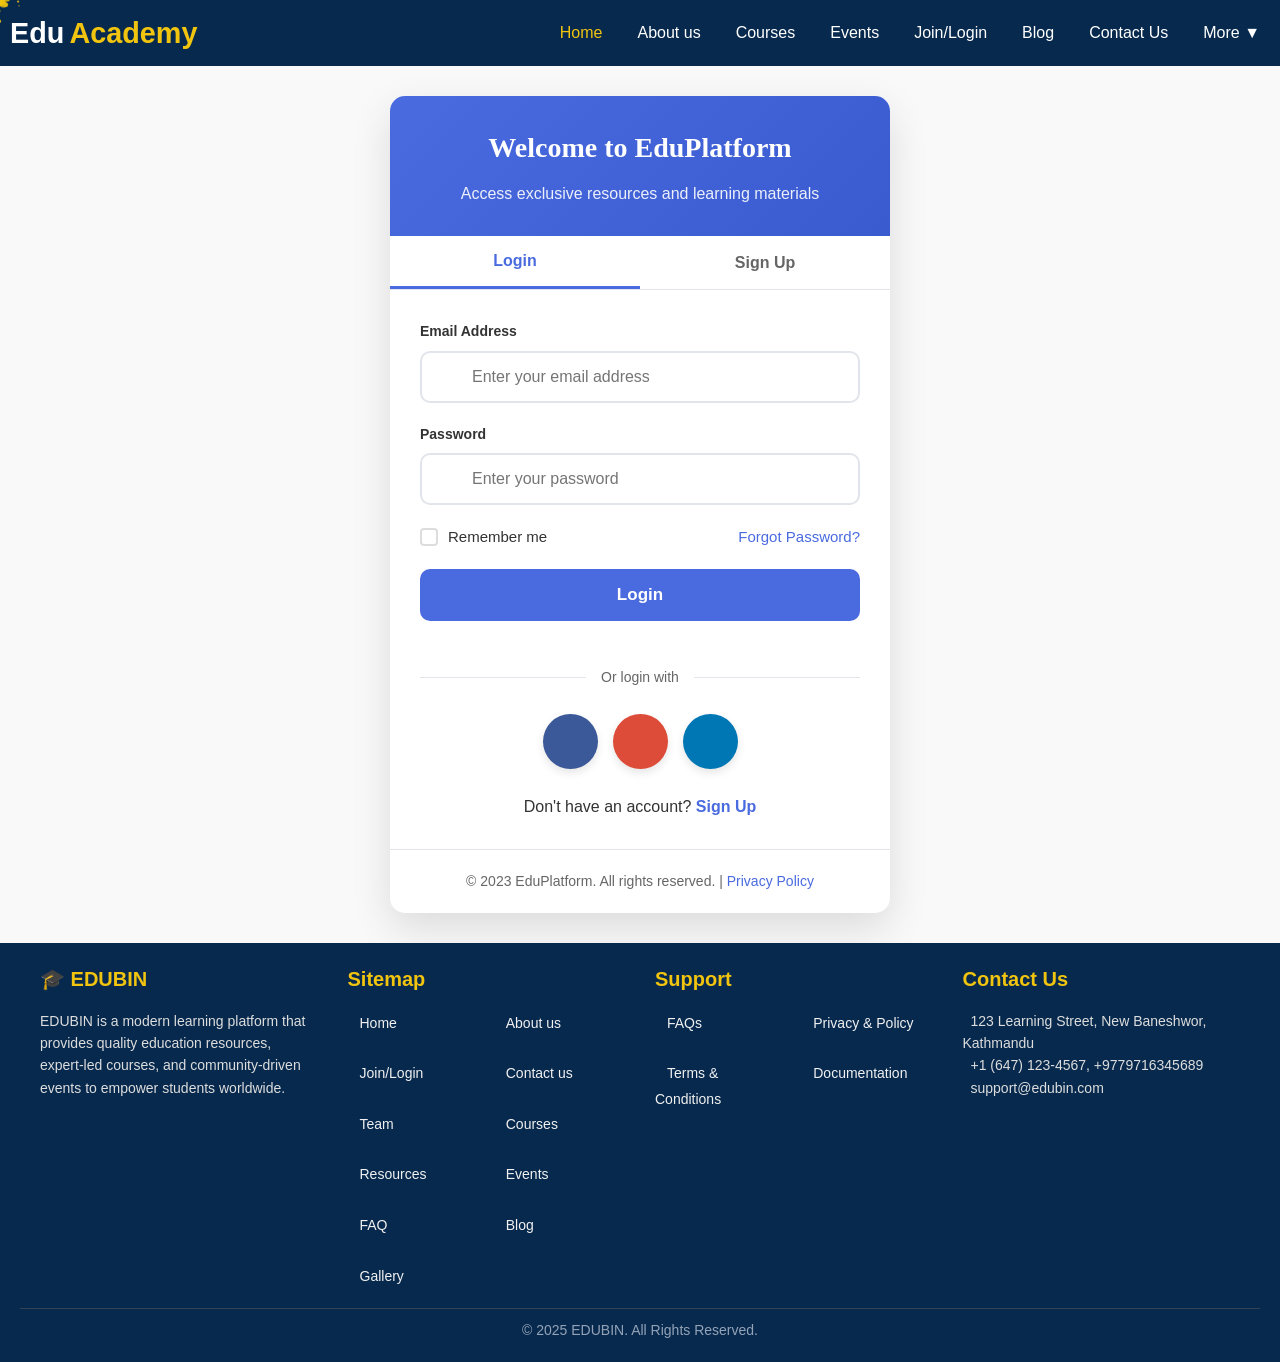
<file: Join.html>
<!DOCTYPE html>
<html lang="en">
<head>
    <meta charset="UTF-8">
    <meta name="viewport" content="width=device-width, initial-scale=1.0">
    <title>Education Website</title>
    <link rel="stylesheet" href="CSS/join.css">
    <link rel="stylesheet" href="CSS/style.css">
</head>
<body>
    <canvas id="trail"></canvas>

    <!-- ===== Header ===== -->
    <header>
      <nav class="navbar">
        <div class="logo">
          <span class="edu">Edu</span><span class="academy">Academy</span>
        </div>

        <!-- Hamburger Button -->
        <div class="hamburger">&#9776;</div>

        <ul class="nav-links">
          <!-- First 5 visible links -->
          <li><a href="index.html" class="active">Home</a></li>
          <li><a href="about.html">About us</a></li>
          <li><a href="Courses.html">Courses</a></li>
          <li><a href="Events.html">Events</a></li>
          <li><a href="Join.html">Join/Login</a></li>
          <li><a href="Blog.html">Blog</a></li>
          <li><a href="Contact.html">Contact Us</a></li>

          <!-- Rest inside dropdown -->
          <li class="dropdown">
            <a href="#">More ▼</a>
            <ul class="dropdown-menu">
              <li><a href="Gallery.html">Gallery</a></li>
              <li><a href="Team.html">Team</a></li>
              <li><a href="Resources.html">Resources</a></li>
              <li><a href="Faq.html">FAQ</a></li>
            </ul>
          </li>
        </ul>
      </nav>
    </header>
   
    <!-- Login Form Container -->
    <div class="container">
        <div class="header">
            <h1>Welcome to EduPlatform</h1>
            <p>Access exclusive resources and learning materials</p>
        </div>
        
        <div class="form-toggle">
            <button class="toggle-btn active" id="login-toggle">Login</button>
            <button class="toggle-btn" id="signup-toggle">Sign Up</button>
        </div>
        
        <div class="form-container">
            <!-- Login Form -->
            <form id="login-form" class="auth-form active">
                <div class="form-group">
                    <label for="login-email">Email Address</label>
                    <div class="input-with-icon">
                        <div class="input-icon">
                            <i class="fas fa-envelope"></i>
                        </div>
                        <input type="email" id="login-email" placeholder="Enter your email address" required>
                    </div>
                </div>
                
                <div class="form-group">
                    <label for="login-password">Password</label>
                    <div class="input-with-icon">
                        <div class="input-icon">
                            <i class="fas fa-lock"></i>
                        </div>
                        <input type="password" id="login-password" placeholder="Enter your password" required>
                        <span class="password-toggle" id="login-password-toggle">
                            <i class="far fa-eye"></i>
                        </span>
                    </div>
                </div>
                
                <div class="remember-forgot">
                    <div class="checkbox-group">
                        <input type="checkbox" id="remember-me">
                        <label for="remember-me">Remember me</label>
                    </div>
                    <a href="#" class="forgot-link">Forgot Password?</a>
                </div>
                
                <button type="submit" class="btn">Login</button>
                
                <div class="divider">
                    <span>Or login with</span>
                </div>
                
                <div class="social-login">
                    <a href="#" class="social-btn fb-btn"><i class="fab fa-facebook-f"></i></a>
                    <a href="#" class="social-btn google-btn"><i class="fab fa-google"></i></a>
                    <a href="#" class="social-btn linkedin-btn"><i class="fab fa-linkedin-in"></i></a>
                </div>
                
                <div class="switch-form">
                    Don't have an account? <a id="switch-to-signup">Sign Up</a>
                </div>
            </form>
            
            <!-- Signup Form -->
            <form id="signup-form" class="auth-form">
                <div class="form-group">
                    <label for="signup-name">Full Name</label>
                    <div class="input-with-icon">
                        <div class="input-icon">
                            <i class="fas fa-user"></i>
                        </div>
                        <input type="text" id="signup-name" placeholder="Enter your full name" required>
                    </div>
                </div>
                
                <div class="form-group">
                    <label for="signup-email">Email Address</label>
                    <div class="input-with-icon">
                        <div class="input-icon">
                            <i class="fas fa-envelope"></i>
                        </div>
                        <input type="email" id="signup-email" placeholder="Enter your email address" required>
                    </div>
                </div>
                
                <div class="form-group">
                    <label for="signup-password">Password</label>
                    <div class="input-with-icon">
                        <div class="input-icon">
                            <i class="fas fa-lock"></i>
                        </div>
                        <input type="password" id="signup-password" placeholder="Create a strong password" required>
                        <span class="password-toggle" id="signup-password-toggle">
                            <i class="far fa-eye"></i>
                        </span>
                    </div>
                </div>
                
                <div class="form-group">
                    <label for="signup-confirm-password">Confirm Password</label>
                    <div class="input-with-icon">
                        <div class="input-icon">
                            <i class="fas fa-lock"></i>
                        </div>
                        <input type="password" id="signup-confirm-password" placeholder="Confirm your password" required>
                    </div>
                </div>
                
                <div class="checkbox-group">
                    <input type="checkbox" id="terms" required>
                    <label for="terms">I agree to the <a href="#">Terms & Conditions</a></label>
                </div>
                
                <button type="submit" class="btn">Create Account</button>
                
                <div class="divider">
                    <span>Or sign up with</span>
                </div>
                
                <div class="social-login">
                    <a href="#" class="social-btn fb-btn"><i class="fab fa-facebook-f"></i></a>
                    <a href="#" class="social-btn google-btn"><i class="fab fa-google"></i></a>
                    <a href="#" class="social-btn linkedin-btn"><i class="fab fa-linkedin-in"></i></a>
                </div>
                
                <div class="switch-form">
                    Already have an account? <a id="switch-to-login">Log In</a>
                </div>
            </form>
        </div>
        
        <div class="form-footer">
            <p>&copy; 2023 EduPlatform. All rights reserved. | <a href="#">Privacy Policy</a></p>
        </div>
    </div>

     <!----Footer Section---->
    <footer class="main-footer">
        <div class="footer-container">
            <!-- Logo & About -->
            <div class="footer-col">
                <h2 class="footer-logo">🎓 EDUBIN</h2>
                <p>
                    EDUBIN is a modern learning platform that provides quality education
                    resources, expert-led courses, and community-driven events to
                    empower students worldwide.
                </p>
                <!-- Social Media Icons -->
                <div class="footer-social">
                    <a href="https://facebook.com" target="_blank"><i class="fab fa-facebook-f"></i></a>
                    <a href="https://youtube.com" target="_blank"><i class="fab fa-youtube"></i></a>
                    <a href="https://linkedin.com" target="_blank"><i class="fab fa-linkedin-in"></i></a>
                    <a href="https://instagram.com" target="_blank"><i class="fab fa-instagram"></i></a>
                </div>
            </div>

            <!-- Sitemap -->
            <div class="footer-col">
                <h3>Sitemap</h3>
                <ul class="nav-links">
                    <li><a href="index.html">Home</a></li>
                    <li><a href="about.html">About us</a></li>
                    <li><a href="Join.html">Join/Login</a></li>
                    <li><a href="Contact.html">Contact us</a></li>
                    <li><a href="Team.html">Team</a></li>
                    <li><a href="Courses.html">Courses</a></li>
                    <li><a href="Resources.html">Resources</a></li>
                    <li><a href="Events.html">Events</a></li>
                    <li><a href="Faq.html">FAQ</a></li>
                    <li><a href="Blog.html">Blog</a></li>
                    <li><a href="Gallery.html">Gallery</a></li>                </ul>
            </div>

            <!-- Support -->
            <div class="footer-col">
                <h3>Support</h3>
                <ul class="nav-links">
                    <li><a href="Faq.html">FAQs</a></li>
                    <li><a href="#">Privacy & Policy</a></li>
                    <li><a href="#">Terms & Conditions</a></li>
                    <li><a href="#">Documentation</a></li>
                </ul>
            </div>

            <!-- Contact Info -->
            <div class="footer-col">
                <h3>Contact Us</h3>
                <p>
                    <i class="fas fa-home"></i> 123 Learning Street, New Baneshwor,
                    Kathmandu
                </p>
                <p><i class="fas fa-phone"></i> +1 (647) 123-4567, +9779716345689</p>
                <p><i class="fas fa-envelope"></i> support@edubin.com</p>
            </div>
        </div>

        <div class="footer-bottom">
            <p>&copy; 2025 EDUBIN. All Rights Reserved.</p>
        </div>
    </footer>

    <script src="JavaScript/join.js"></script>
    <script src="JavaScript/trail.js"></script>
    <script src="JavaScript/script.js"></script>
      
</body>
</html>
</file>
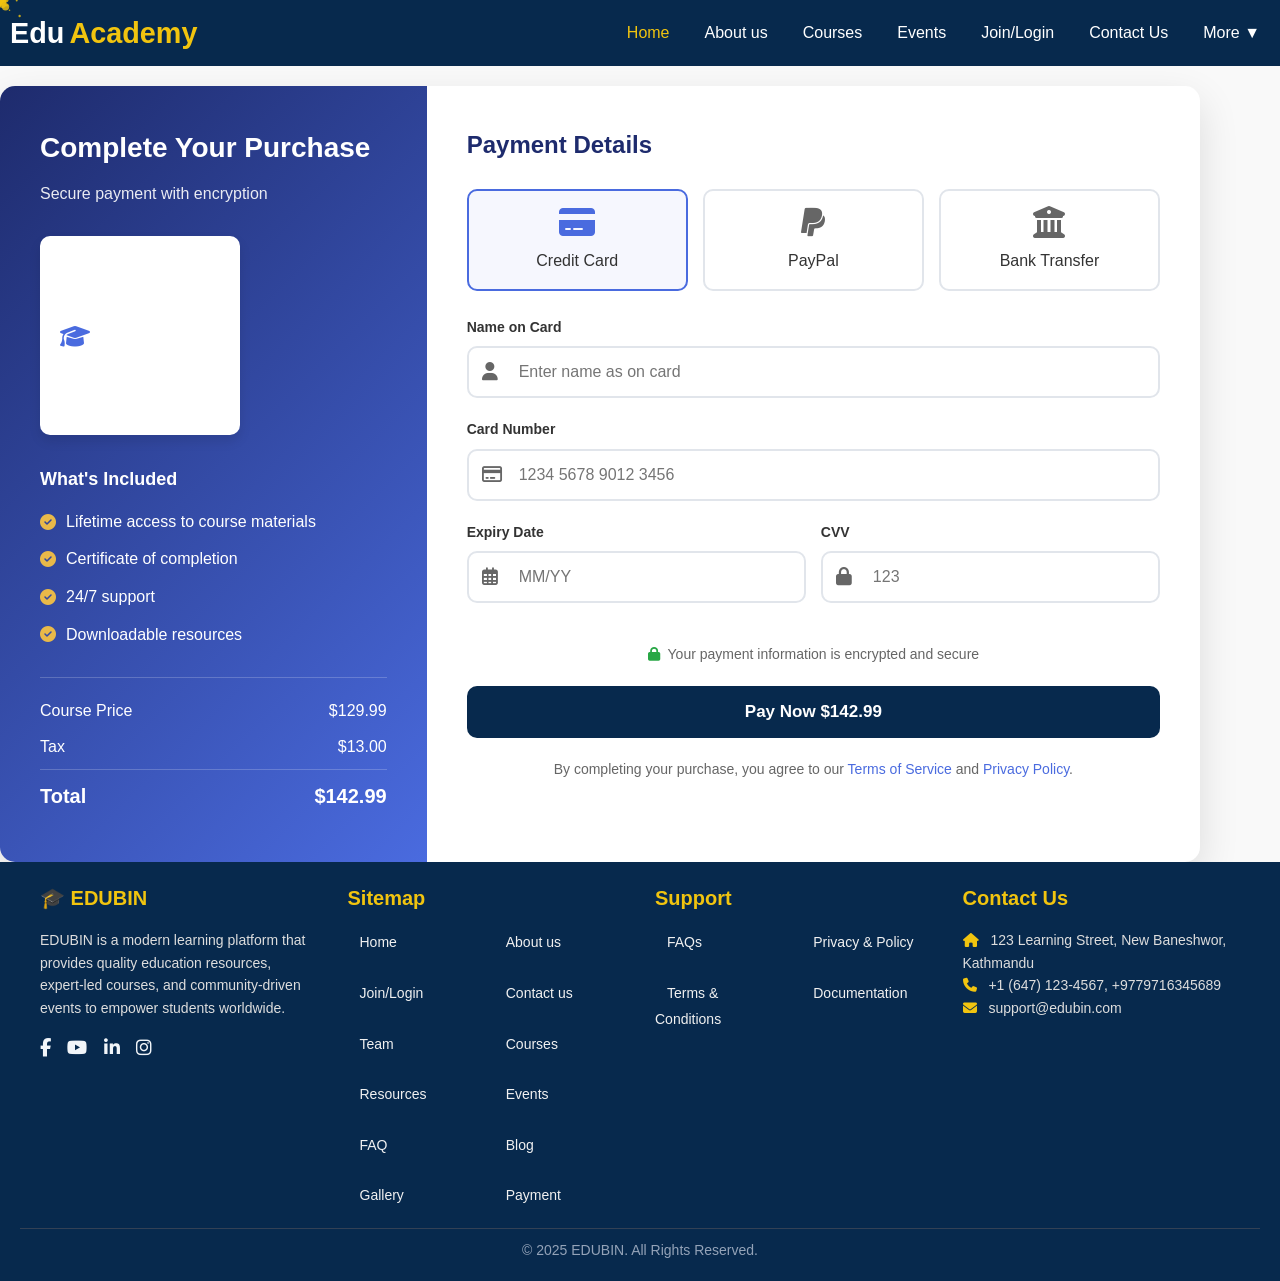
<file: Payment.html>
<!DOCTYPE html>
<html lang="en">
  <head>
    <meta charset="UTF-8" />
    <meta name="viewport" content="width=device-width, initial-scale=1.0" />
    <title>Education Website</title>
    <link
      rel="stylesheet"
      href="https://cdnjs.cloudflare.com/ajax/libs/font-awesome/6.4.0/css/all.min.css"
    />
    <link
      href="https://fonts.googleapis.com/css2?family=Montserrat:wght@400;500;600;700&display=swap"
      rel="stylesheet"
    />
    <link rel="stylesheet" href="CSS/payment.css" />
    <link rel="stylesheet" href="CSS/style.css" />
  </head>

  <body>
    <canvas id="trail"></canvas>

    <!-- ===== Header ===== -->
    <header>
      <nav class="navbar">
        <div class="logo">
          <span class="edu">Edu</span><span class="academy">Academy</span>
        </div>

        <!-- Hamburger Button -->
        <div class="hamburger">&#9776;</div>

        <ul class="nav-links">
          <!-- First 6 visible links -->
          <li><a href="index.html" class="active">Home</a></li>
          <li><a href="about.html">About us</a></li>
          <li><a href="Courses.html">Courses</a></li>
          <li><a href="Events.html">Events</a></li>
          <li><a href="Join.html">Join/Login</a></li>
          <li><a href="Contact.html">Contact Us</a></li>

          <!-- Rest inside dropdown -->
          <li class="dropdown">
            <a href="#">More ▼</a>
            <ul class="dropdown-menu">
              <li><a href="Blog.html">Blog</a></li>
              <li><a href="Gallery.html">Gallery</a></li>
              <li><a href="Team.html">Team</a></li>
              <li><a href="Resources.html">Resources</a></li>
              <li><a href="Faq.html">FAQ</a></li>
              <li><a href="Payment.html">Payment</a></li>
            </ul>
          </li>
        </ul>
      </nav>
    </header>
    <div class="payment-container">
      <!-- Order Summary -->
      <div class="order-summary">
        <div class="header">
          <h1>Complete Your Purchase</h1>
          <p>Secure payment with encryption</p>
        </div>

        <div class="course-card">
          <div class="course-icon">
            <i class="fas fa-graduation-cap"></i>
          </div>
          <div class="course-details">
            <h3>Advanced Web Development</h3>
            <p>12-week comprehensive course</p>
          </div>
        </div>

        <div class="benefits">
          <h3>What's Included</h3>
          <div class="benefit-item">
            <i class="fas fa-check-circle"></i>
            <span>Lifetime access to course materials</span>
          </div>
          <div class="benefit-item">
            <i class="fas fa-check-circle"></i>
            <span>Certificate of completion</span>
          </div>
          <div class="benefit-item">
            <i class="fas fa-check-circle"></i>
            <span>24/7 support</span>
          </div>
          <div class="benefit-item">
            <i class="fas fa-check-circle"></i>
            <span>Downloadable resources</span>
          </div>
        </div>

        <div class="price-details">
          <div class="price-row">
            <span>Course Price</span>
            <span>$129.99</span>
          </div>
          <div class="price-row">
            <span>Tax</span>
            <span>$13.00</span>
          </div>
          <div class="price-row total">
            <span>Total</span>
            <span>$142.99</span>
          </div>
        </div>
      </div>

      <!-- Payment Form -->
      <div class="payment-form">
        <h2 class="section-title">Payment Details</h2>

        <div class="payment-methods">
          <div class="payment-method active">
            <i class="fas fa-credit-card"></i>
            <p>Credit Card</p>
          </div>
          <div class="payment-method">
            <i class="fab fa-paypal"></i>
            <p>PayPal</p>
          </div>
          <div class="payment-method">
            <i class="fas fa-university"></i>
            <p>Bank Transfer</p>
          </div>
        </div>

        <form id="payment-form">
          <div class="form-group">
            <label for="card-name">Name on Card</label>
            <div class="input-with-icon">
              <div class="input-icon">
                <i class="fas fa-user"></i>
              </div>
              <input
                type="text"
                id="card-name"
                placeholder="Enter name as on card"
                required
              />
            </div>
          </div>

          <div class="form-group">
            <label for="card-number">Card Number</label>
            <div class="input-with-icon">
              <div class="input-icon">
                <i class="far fa-credit-card"></i>
              </div>
              <input
                type="text"
                id="card-number"
                placeholder="1234 5678 9012 3456"
                required
              />
            </div>
          </div>

          <div class="card-group">
            <div class="form-group">
              <label for="expiry-date">Expiry Date</label>
              <div class="input-with-icon">
                <div class="input-icon">
                  <i class="far fa-calendar-alt"></i>
                </div>
                <input
                  type="text"
                  id="expiry-date"
                  placeholder="MM/YY"
                  required
                />
              </div>
            </div>

            <div class="form-group">
              <label for="cvv">CVV</label>
              <div class="input-with-icon">
                <div class="input-icon">
                  <i class="fas fa-lock"></i>
                </div>
                <input type="text" id="cvv" placeholder="123" required />
              </div>
            </div>
          </div>

          <div class="secure-note">
            <i class="fas fa-lock"></i>
            <span>Your payment information is encrypted and secure</span>
          </div>

          <button type="submit" class="btn">Pay Now $142.99</button>

          <div class="terms">
            By completing your purchase, you agree to our
            <a href="#">Terms of Service</a> and <a href="#">Privacy Policy</a>.
          </div>
        </form>
      </div>
    </div>

    <!----Footer Section---->
    <footer class="main-footer">
      <div class="footer-container">
        <!-- Logo & About -->
        <div class="footer-col">
          <h2 class="footer-logo">🎓 EDUBIN</h2>
          <p>
            EDUBIN is a modern learning platform that provides quality education
            resources, expert-led courses, and community-driven events to
            empower students worldwide.
          </p>
          <!-- Social Media Icons -->
          <div class="footer-social">
            <a href="https://facebook.com" target="_blank"
              ><i class="fab fa-facebook-f"></i
            ></a>
            <a href="https://youtube.com" target="_blank"
              ><i class="fab fa-youtube"></i
            ></a>
            <a href="https://linkedin.com" target="_blank"
              ><i class="fab fa-linkedin-in"></i
            ></a>
            <a href="https://instagram.com" target="_blank"
              ><i class="fab fa-instagram"></i
            ></a>
          </div>
        </div>

        <!-- Sitemap -->
        <div class="footer-col">
          <h3>Sitemap</h3>
          <ul class="nav-links">
            <li><a href="index.html">Home</a></li>
            <li><a href="about.html">About us</a></li>
            <li><a href="Join.html">Join/Login</a></li>
            <li><a href="Contact.html">Contact us</a></li>
            <li><a href="Team.html">Team</a></li>
            <li><a href="Courses.html">Courses</a></li>
            <li><a href="Resources.html">Resources</a></li>
            <li><a href="Events.html">Events</a></li>
            <li><a href="Faq.html">FAQ</a></li>
            <li><a href="Blog.html">Blog</a></li>
            <li><a href="Gallery.html">Gallery</a></li>
            <li><a href="Payment.html">Payment</a></li>
          </ul>
        </div>

        <!-- Support -->
        <div class="footer-col">
          <h3>Support</h3>
          <ul class="nav-links">
            <li><a href="Faq.html">FAQs</a></li>
            <li><a href="#">Privacy & Policy</a></li>
            <li><a href="#">Terms & Conditions</a></li>
            <li><a href="#">Documentation</a></li>
          </ul>
        </div>

        <!-- Contact Info -->
        <div class="footer-col">
          <h3>Contact Us</h3>
          <p>
            <i class="fas fa-home"></i> 123 Learning Street, New Baneshwor,
            Kathmandu
          </p>
          <p><i class="fas fa-phone"></i> +1 (647) 123-4567, +9779716345689</p>
          <p><i class="fas fa-envelope"></i> support@edubin.com</p>
        </div>
      </div>

      <div class="footer-bottom">
        <p>&copy; 2025 EDUBIN. All Rights Reserved.</p>
      </div>
    </footer>
    <script src="JavaScript/payment.js"></script>
    <script src="JavaScript/trail.js"></script>
    <script src="JavaScript/script.js"></script>
  </body>
</html>
</file>
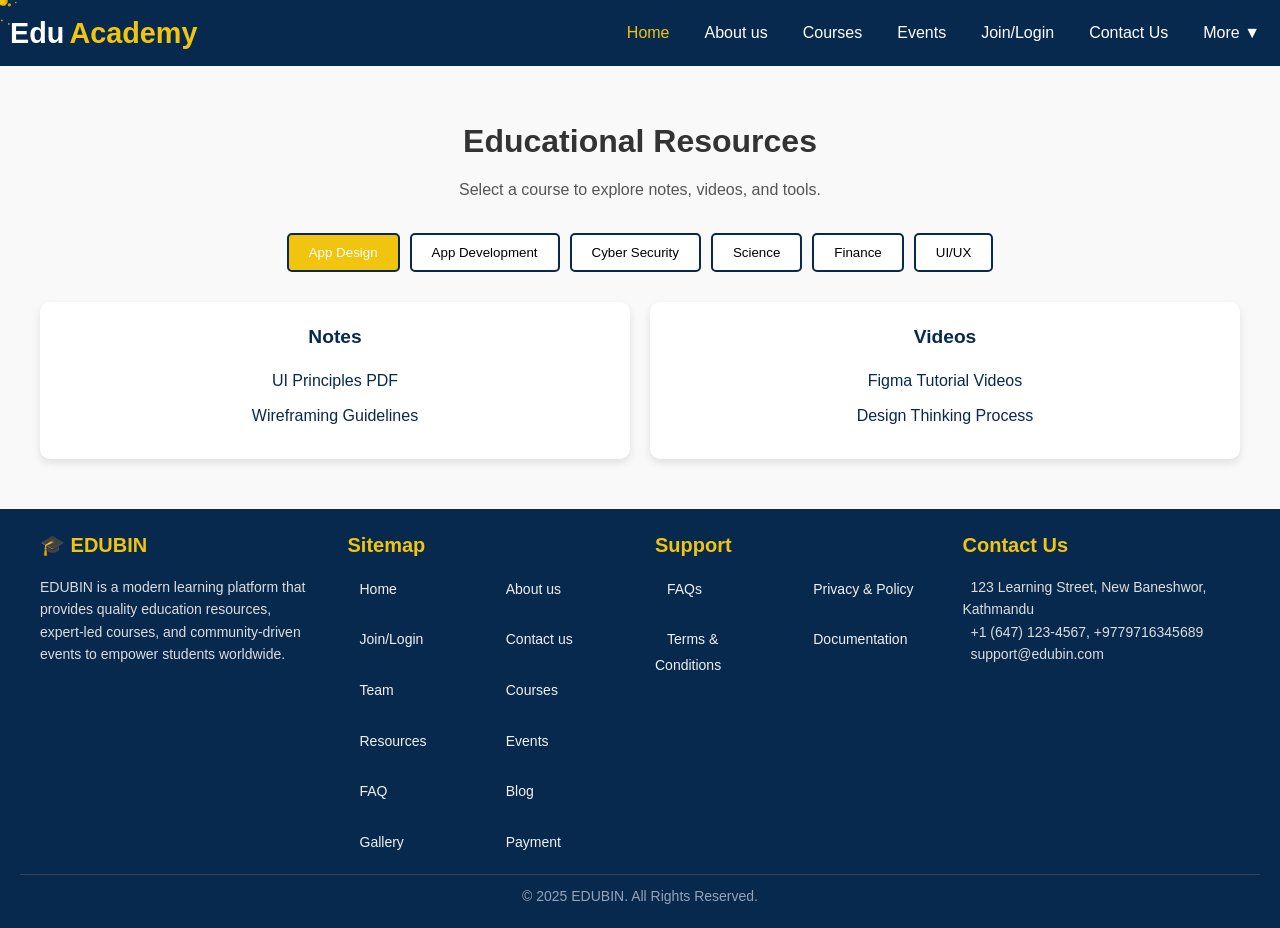
<file: Resources.html>
<!DOCTYPE html>
<html lang="en">
  <head>
    <meta charset="UTF-8" />
    <meta name="viewport" content="width=device-width, initial-scale=1.0" />
    <title>Resources | EduPlatform</title>
    <link rel="stylesheet" href="CSS/resources.css" />
    <link rel="stylesheet" href="CSS/style.css" />
  </head>

  <body>
    <canvas id="trail"></canvas>

    <!-- ===== Header ===== -->
    <header>
      <nav class="navbar">
        <div class="logo">
          <span class="edu">Edu</span><span class="academy">Academy</span>
        </div>

        <!-- Hamburger Button -->
        <div class="hamburger">&#9776;</div>

        <ul class="nav-links">
          <!-- First 6 visible links -->
          <li><a href="index.html" class="active">Home</a></li>
          <li><a href="about.html">About us</a></li>
          <li><a href="Courses.html">Courses</a></li>
          <li><a href="Events.html">Events</a></li>
          <li><a href="Join.html">Join/Login</a></li>
          <li><a href="Contact.html">Contact Us</a></li>

          <!-- Rest inside dropdown -->
          <li class="dropdown">
            <a href="#">More ▼</a>
            <ul class="dropdown-menu">
              <li><a href="Blog.html">Blog</a></li>
              <li><a href="Gallery.html">Gallery</a></li>
              <li><a href="Team.html">Team</a></li>
              <li><a href="Resources.html">Resources</a></li>
              <li><a href="Faq.html">FAQ</a></li>
              <li><a href="Payment.html">Payment</a></li>
            </ul>
          </li>
        </ul>
      </nav>
    </header>

    <!-- ===== Resources Section ===== -->
    <section class="resources-section">
      <div class="container">
        <h1>Educational Resources</h1>
        <p>Select a course to explore notes, videos, and tools.</p>

        <!-- ===== Tabs (Courses) ===== -->
        <div class="tabs">
          <button class="tab-btn active" data-tab="app-design">
            App Design
          </button>
          <button class="tab-btn" data-tab="app-dev">App Development</button>
          <button class="tab-btn" data-tab="cyber-sec">Cyber Security</button>
          <button class="tab-btn" data-tab="science">Science</button>
          <button class="tab-btn" data-tab="finance">Finance</button>
          <button class="tab-btn" data-tab="uiux">UI/UX</button>
        </div>

        <!-- ===== Tab Contents ===== -->
        <!-- App Design -->
        <div class="tab-content active" id="app-design">
          <div class="resources-grid">
            <div class="resource-card">
              <h2>Notes</h2>
              <ul>
                <li>
                  <a
                    href="https://buildfire.com/wp-content/uploads/2018/02/The-Definitive-Guide-to-Mobile-App-Design.pdf"
                    target="_blank"
                    >UI Principles PDF</a
                  >
                </li>
                <li>
                  <a
                    href="https://www.scribd.com/document/575163601/wireframing-guide"
                    target="_blank"
                    >Wireframing Guidelines</a
                  >
                </li>
              </ul>
            </div>
            <div class="resource-card">
              <h2>Videos</h2>
              <ul>
                <li>
                  <a
                    href="https://www.youtube.com/watch?v=uQsyobT2Rv8"
                    target="_blank"
                    >Figma Tutorial Videos</a
                  >
                </li>
                <li>
                  <a
                    href="https://www.youtube.com/watch?v=bEusrD8g-dM"
                    target="_blank"
                    >Design Thinking Process</a
                  >
                </li>
              </ul>
            </div>
          </div>
        </div>

        <!-- App Development -->
        <div class="tab-content" id="app-dev">
          <div class="resources-grid">
            <div class="resource-card">
              <h2>Notes</h2>
              <ul>
                <li>
                  <a
                    href="https://psr.edu.in/wp-content/uploads/2024/12/191CS53-Mobile-Application-Development-NOTES.pdf"
                    target="_blank"
                    >Android Development PDF</a
                  >
                </li>
                <li>
                  <a
                    href="https://books.google.com.np/books?hl=en&lr=&id=upuPDgAAQBAJ&oi=fnd&pg=PR2&dq=ios+swift+guide&ots=h1j46Exe2N&sig=up1fsQWd0KbTyUCWn983CZR337M&redir_esc=y#v=onepage&q=ios%20swift%20guide&f=false"
                    target="_blank"
                    >iOS Swift Guide</a
                  >
                </li>
              </ul>
            </div>
            <div class="resource-card">
              <h2>Videos</h2>
              <ul>
                <li>
                  <a
                    href="https://www.youtube.com/watch?v=fis26HvvDII"
                    target="_blank"
                    >Flutter Tutorial</a
                  >
                </li>
                <li>
                  <a
                    href="https://www.youtube.com/watch?v=f8Z9JyB2EIE"
                    target="_blank"
                    >React Native Guide</a
                  >
                </li>
              </ul>
            </div>
          </div>
        </div>

        <!-- Cyber Security -->
        <div class="tab-content" id="cyber-sec">
          <div class="resources-grid">
            <div class="resource-card">
              <h2>Notes</h2>
              <ul>
                <li>
                  <a
                    href="https://mrcet.com/downloads/digital_notes/EEE/CyberSecurity.pdf"
                    target="_blank"
                    >Network Security PDF</a
                  >
                </li>
                <li>
                  <a
                    href="https://www.tutorialspoint.com/ethical_hacking/ethical_hacking_pdf_version.htm"
                    target="_blank"
                    >Ethical Hacking Guide</a
                  >
                </li>
              </ul>
            </div>
            <div class="resource-card">
              <h2>Videos</h2>
              <ul>
                <li>
                  <a
                    href="https://www.youtube.com/watch?v=2_lswM1S264"
                    target="_blank"
                    >Penetration Testing Tutorials</a
                  >
                </li>
                <li>
                  <a
                    href="https://www.youtube.com/watch?v=Dau89ALHbVc"
                    target="_blank"
                    >Security Tools Overview</a
                  >
                </li>
              </ul>
            </div>
          </div>
        </div>

        <!-- Science -->
        <div class="tab-content" id="science">
          <div class="resources-grid">
            <div class="resource-card">
              <h2>Notes</h2>
              <ul>
                <li>
                  <a
                    href="https://www.khanacademy.org/science/physics"
                    target="_blank"
                    >Physics Worksheets</a
                  >
                </li>
                <li>
                  <a
                    href="https://www.khanacademy.org/science/chemistry"
                    target="_blank"
                    >Chemistry Lab Guide</a
                  >
                </li>
              </ul>
            </div>
            <div class="resource-card">
              <h2>Videos</h2>
              <ul>
                <li>
                  <a
                    href="https://www.youtube.com/c/funsciencedemos"
                    target="_blank"
                    >Physics Videos</a
                  >
                </li>
                <li>
                  <a
                    href="https://www.youtube.com/@TheOrganicChemistryTutor"
                    target="_blank"
                    >Chemistry Videos</a
                  >
                </li>
              </ul>
            </div>
          </div>
        </div>

        <!-- Finance -->
        <div class="tab-content" id="finance">
          <div class="resources-grid">
            <div class="resource-card">
              <h2>Notes</h2>
              <ul>
                <li>
                  <a
                    href="https://www.clevergirlfinance.com/free-online-finance-courses/"
                    target="_blank"
                    >Accounting PDFs</a
                  >
                </li>
                <li>
                  <a
                    href="https://www.investopedia.com/terms/i/investmentstrategy.asp"
                    target="_blank"
                    >Investment Strategies Guide</a
                  >
                </li>
              </ul>
            </div>
            <div class="resource-card">
              <h2>Videos</h2>
              <ul>
                <li>
                  <a
                    href="https://www.youtube.com/c/MoneyFit/videos"
                    target="_blank"
                    >Budgeting & Saving Videos</a
                  >
                </li>
                <li>
                  <a
                    href="https://www.youtube.com/c/MoneyFit/videos"
                    target="_blank"
                    >Investment Videos</a
                  >
                </li>
              </ul>
            </div>
          </div>
        </div>

        <!-- UI/UX -->
        <div class="tab-content" id="uiux">
          <div class="resources-grid">
            <div class="resource-card">
              <h2>Notes</h2>
              <ul>
                <li>
                  <a
                    href="https://www.codecademy.com/learn/intro-to-ui-ux"
                    target="_blank"
                    >UI/UXResearch PDF</a
                  >
                </li>
                <li>
                  <a
                    href="https://www.coursera.org/articles/prototyping-tools"
                    target="_blank"
                    >Prototyping Tools Guide</a
                  >
                </li>
              </ul>
            </div>
            <div class="resource-card">
              <h2>Videos</h2>
              <ul>
                <li>
                  <a
                    href="https://www.youtube.com/@freecodecamp"
                    target="_blank"
                    >UX/UI Figma Tutorial</a
                  >
                </li>
              </ul>
            </div>
          </div>
        </div>
      </div>
    </section>

    <!----Footer Section---->
    <footer class="main-footer">
      <div class="footer-container">
        <!-- Logo & About -->
        <div class="footer-col">
          <h2 class="footer-logo">🎓 EDUBIN</h2>
          <p>
            EDUBIN is a modern learning platform that provides quality education
            resources, expert-led courses, and community-driven events to
            empower students worldwide.
          </p>
          <!-- Social Media Icons -->
          <div class="footer-social">
            <a href="https://facebook.com" target="_blank"
              ><i class="fab fa-facebook-f"></i
            ></a>
            <a href="https://youtube.com" target="_blank"
              ><i class="fab fa-youtube"></i
            ></a>
            <a href="https://linkedin.com" target="_blank"
              ><i class="fab fa-linkedin-in"></i
            ></a>
            <a href="https://instagram.com" target="_blank"
              ><i class="fab fa-instagram"></i
            ></a>
          </div>
        </div>

        <!-- Sitemap -->
        <div class="footer-col">
          <h3>Sitemap</h3>
          <ul class="nav-links">
            <li><a href="index.html">Home</a></li>
            <li><a href="about.html">About us</a></li>
            <li><a href="Join.html">Join/Login</a></li>
            <li><a href="Contact.html">Contact us</a></li>
            <li><a href="Team.html">Team</a></li>
            <li><a href="Courses.html">Courses</a></li>
            <li><a href="Resources.html">Resources</a></li>
            <li><a href="Events.html">Events</a></li>
            <li><a href="Faq.html">FAQ</a></li>
            <li><a href="Blog.html">Blog</a></li>
            <li><a href="Gallery.html">Gallery</a></li>
            <li><a href="Payment.html">Payment</a></li>
          </ul>
        </div>

        <!-- Support -->
        <div class="footer-col">
          <h3>Support</h3>
          <ul class="nav-links">
            <li><a href="Faq.html">FAQs</a></li>
            <li><a href="#">Privacy & Policy</a></li>
            <li><a href="#">Terms & Conditions</a></li>
            <li><a href="#">Documentation</a></li>
          </ul>
        </div>

        <!-- Contact Info -->
        <div class="footer-col">
          <h3>Contact Us</h3>
          <p>
            <i class="fas fa-home"></i> 123 Learning Street, New Baneshwor,
            Kathmandu
          </p>
          <p><i class="fas fa-phone"></i> +1 (647) 123-4567, +9779716345689</p>
          <p><i class="fas fa-envelope"></i> support@edubin.com</p>
        </div>
      </div>

      <div class="footer-bottom">
        <p>&copy; 2025 EDUBIN. All Rights Reserved.</p>
      </div>
    </footer>

    <script src="JavaScript/resources.js"></script>
    <script src="JavaScript/trail.js"></script>
    <script src="JavaScript/script.js"></script>
  </body>
</html>
</file>
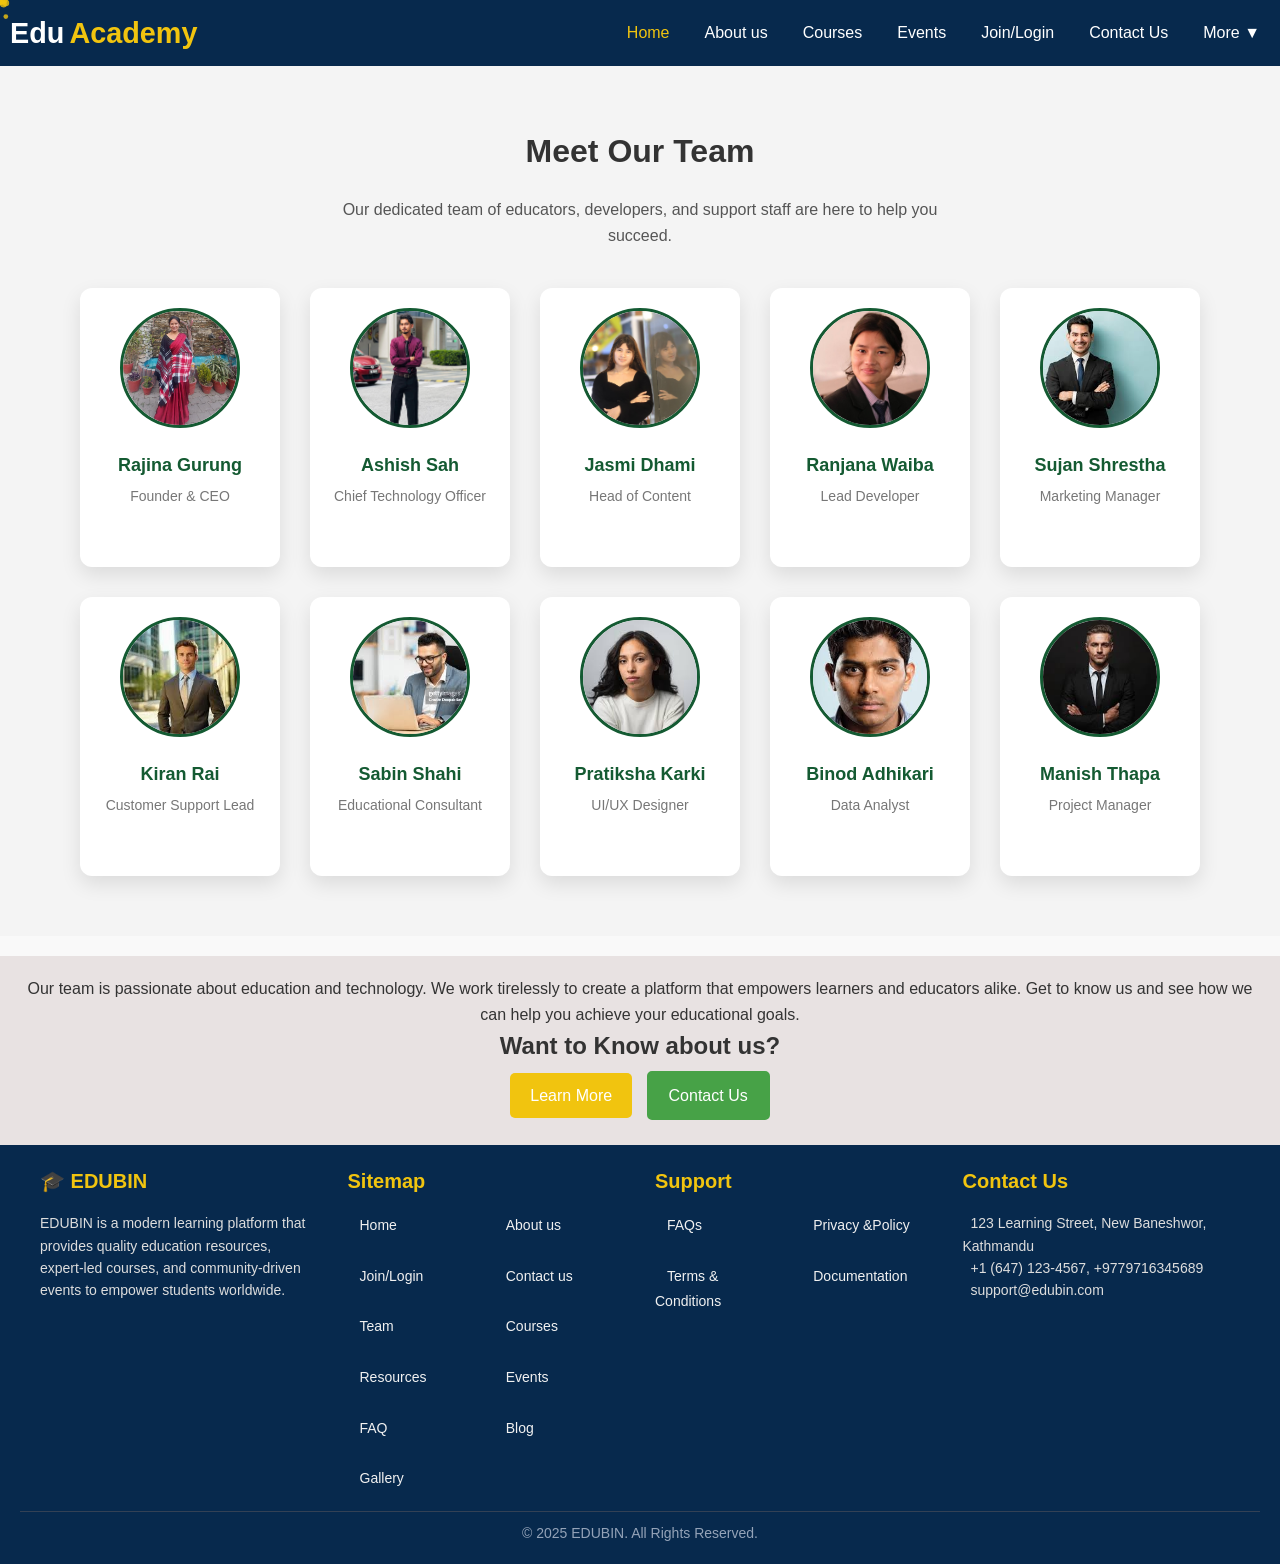
<file: Team.html>
<!DOCTYPE html>
<html lang="en">

<head>
  <meta charset="UTF-8">
  <meta name="viewport" content="width=device-width, initial-scale=1.0">
  <title>Education Website</title>
  <link rel="stylesheet" href="CSS/style.css">
</head>

<body>
  <canvas id="trail"></canvas>

  <!-- ===== Header ===== -->
  <header>
    <nav class="navbar">
      <div class="logo">
        <span class="edu">Edu</span><span class="academy">Academy</span>
      </div>

      <!-- Hamburger Button -->
      <div class="hamburger">&#9776;</div>

      <ul class="nav-links">
        <!-- First 6 visible links -->
        <li><a href="index.html" class="active">Home</a></li>
        <li><a href="about.html">About us</a></li>
        <li><a href="Courses.html">Courses</a></li>
        <li><a href="Events.html">Events</a></li>
        <li><a href="Join.html">Join/Login</a></li>
        <li><a href="Contact.html">Contact Us</a></li>

        <!-- Rest inside dropdown -->
        <li class="dropdown">
          <a href="#">More ▼</a>
          <ul class="dropdown-menu">
            <li><a href="Blog.html">Blog</a></li>
            <li><a href="Gallery.html">Gallery</a></li>
            <li><a href="Team.html">Team</a></li>
            <li><a href="Resources.html">Resources</a></li>
            <li><a href="Faq.html">FAQ</a></li>
            <li><a href="Payment.html">Payment</a></li>
          </ul>
        </li>
      </ul>
    </nav>
  </header>


  <!---Team Section-->
  <section class="team-section">
    <h2>Meet Our Team</h2>
    <p>Our dedicated team of educators, developers, and support staff are here to help you succeed.</p>
    <div class="team-members">
      <div class="team-member">
        <img src="Images/Team_Home/Member 1.jpg" alt="Member 1">
        <h3>Rajina Gurung</h3>
        <p>Founder & CEO</p>
      </div>
      <div class="team-member">
        <img src="Images/Team_Home/Member 2.jpeg" alt="Member 2">
        <h3>Ashish Sah</h3>
        <p>Chief Technology Officer</p>
      </div>
      <div class="team-member">
        <img src="Images/Team_Home/Mmber 3.jpg" alt="Member 3">
        <h3>Jasmi Dhami</h3>
        <p>Head of Content</p>
      </div>
      <div class="team-member">
        <img src="Images/Team_Home/Member 4.jpg" alt="Member 4">
        <h3>Ranjana Waiba</h3>
        <p>Lead Developer</p>
      </div>
      <div class="team-member">
        <img src="Images/Team_Home/Member 5.jpeg" alt="Member 5">
        <h3>Sujan Shrestha</h3>
        <p>Marketing Manager</p>
      </div>
      <div class="team-member">
        <img src="Images/Team_Home/Member 6.jpeg" alt="Member 6">
        <h3>Kiran Rai</h3>
        <p>Customer Support Lead</p>
      </div>
      <div class="team-member">
        <img src="Images/Team_Home/Member 7.jpeg" alt="Member 7">
        <h3>Sabin Shahi</h3>
        <p>Educational Consultant</p>
      </div>
      <div class="team-member">
        <img src="Images/Team_Home/Member 8.jpeg" alt="Member 8">
        <h3>Pratiksha Karki</h3>
        <p>UI/UX Designer</p>
      </div>
      <div class="team-member">
        <img src="Images/Team_Home/Member 9.jpeg" alt="Member 9">
        <h3>Binod Adhikari</h3>
        <p>Data Analyst</p>
      </div>
      <div class="team-member">
        <img src="Images/Team_Home/Member 10.jpeg" alt="Member 10">
        <h3>Manish Thapa</h3>
        <p>Project Manager</p>
      </div>
    </div>
  </section>
  <div class="team">
    <p>Our team is passionate about education and technology. We work tirelessly to create a platform that empowers
      learners and educators alike. Get to know us and see how we can help you achieve your educational goals.</p>
    <h2>Want to Know about us?</h2>
    <div class="cta-buttons">
      <a href="about.html" class="btn">Learn More</a>
      <a href="Contact.html" class="btn secondary">Contact Us</a>
    </div>
  </div>
  <!----Footer Section---->

  <footer class="main-footer">
    <div class="footer-container">

      <!-- Logo & About -->
      <div class="footer-col">
        <h2 class="footer-logo">🎓 EDUBIN</h2>
        <p>
          EDUBIN is a modern learning platform that provides quality
          education resources, expert-led courses, and community-driven
          events to empower students worldwide.
        </p>
        <div class="footer-social">
          <a href="#"><i class="fab fa-facebook-f"></i></a>
          <a href="#"><i class="fab fa-twitter"></i></a>
          <a href="#"><i class="fab fa-instagram"></i></a>
          <a href="#"><i class="fab fa-linkedin-in"></i></a>
        </div>
      </div>

      <!-- Sitemap -->
      <div class="footer-col">
        <h3>Sitemap</h3>
        <ul class="nav-links">
          <li><a href="index.html">Home</a></li>
          <li><a href="about.html">About us</a></li>
          <li><a href="Join.html">Join/Login</a></li>
          <li> <a href="Contact.html">Contact us</a></li>
          <li><a href="Team.html">Team</a></li>
          <li><a href="Courses.html">Courses</a></li>
          <li><a href="Resources.html">Resources</a></li>
          <li><a href="Events.html">Events</a></li>
          <li><a href="Faq.html">FAQ</a></li>
          <li><a href="Blog.html">Blog</a></li>
          <li><a href="Gallery.html">Gallery</a></li>
        </ul>
      </div>

      <!-- Support -->
      <div class="footer-col">
        <h3>Support</h3>
        <ul class="nav-links">
          <li><a href="Faq.html">FAQs</a></li>
          <li><a href="#">Privacy &Policy</a></li>
          <li><a href="#">Terms & Conditions</a></li>
          <li><a href="#">Documentation</a></li>
        </ul>
      </div>

      <!-- Contact Info -->
      <div class="footer-col">
        <h3>Contact Us</h3>
        <p><i class="fas fa-home"></i> 123 Learning Street, New Baneshwor, Kathmandu</p>
        <p><i class="fas fa-phone"></i> +1 (647) 123-4567, +9779716345689</p>
        <p><i class="fas fa-envelope"></i> support@edubin.com</p>
      </div>
    </div>

    <div class="footer-bottom">
      <p>&copy; 2025 EDUBIN. All Rights Reserved.</p>
    </div>
  </footer>
  <script src="JavaScript/script.js"></script>
  <script src="JavaScript/trail.js"></script>
</body>

</html>
</file>
<file: CSS/style.css>
/* Reset */
* {
  margin: 0;
  padding: 0;
  box-sizing: border-box;
  font-family: Arial, sans-serif
}

body {
  line-height: 1.6;
  color: #333;
  background: #f9f9f9
}

header {
  margin: 0;
  padding: 0;
  background: transparent;
  position: relative;
  z-index: 1000;
}

/* Navbar */
.navbar {
  display: flex;
  justify-content: space-between;
  align-items: center;
  background: #07294d;
  padding: 10px;
  position: relative;
}

.navbar ul li a {
  position: relative;
  color: white;
  /* default text color */
  text-decoration: none;
  padding: 5px 10px;
  transition: color 0.3s ease;
}

/* Create the yellow line */
.navbar ul li a::after {
  content: '';
  position: absolute;
  left: 0;
  bottom: -4px;
  /* distance below the text */
  width: 0;
  height: 3px;
  /* thickness of line */
  background: #F1C40F;
  /* yellow line */
  transition: width 0.3s ease;
}

/* On hover, expand the line */
.navbar ul li a:hover::after {
  width: 100%;
}

.navbar ul li a:hover {
  color: #F1C40F;
}

.logo {
  font-size: 1.8rem;
  font-weight: bold;
  font-family: Arial, sans-serif;
  display: flex;
  gap: 5px;
}

.logo .edu {
  color: white;
  /* Edu in white */
}

.logo .academy {
  color: #F1C40F;
  /* Academy in golden */
}

.nav-links {
  display: flex;
  list-style: none;
  gap: 15px;

}

.nav-links li a {
  color: #fff;
  text-decoration: none;
  padding: 8px 12px;
}

.nav-links a:hover,
.nav-links a.active {
  color: #F1C40F;
}

/* === Dropdown Menu === */
.dropdown {
  position: relative;
}

.dropdown a {
  color: #fff;
}

.dropdown-menu {
  display: none;
  position: absolute;
  background: #07294d;
  top: 100%;
  left: 0;
  right: auto;
  list-style: none;
  padding: 10px 0;
  border-radius: 8px;
  min-width: 150px;
  z-index: 1000;
  transition: all 0.3s ease;
}

.dropdown-menu li {
  margin: 5px 0;
}

.dropdown-menu li a {
  color: #fff;
  padding: 8px 12px;
  display: block;
  transition: 0.3s;
}

.dropdown-menu li a:hover {
  color: #F1C40F;
  border-radius: 5px;
}

/* Show dropdown on hover (desktop) */
.dropdown:hover .dropdown-menu {
  display: block;
}

/* === Hamburger === */
.hamburger {
  display: none;
  font-size: 28px;
  color: #fff;
  cursor: pointer;
}

/* Mobile Menu */
@media (max-width: 768px) {
  .hamburger {
    display: block;
  }

  .nav-links {
    display: none;
    flex-direction: column;
    width: 100%;
    background: #07294d;
    position: sticky;
    top: 60px;
    left: 0;
    padding: 20px;
    border-top: 1px solid #F1C40F;
    z-index: 1000;
  }

  .nav-links.active {
    display: flex;
  }

  /* Dropdown inside mobile */
  .dropdown-menu {
    position: absolute;
    background: #07294d;
    border-radius: 0;
    margin-top: 5px;
    display: none;
  }

  /* Disable hover on mobile (use JS toggle instead) */
  .dropdown:hover .dropdown-menu {
    display: block;
  }

  /* Show when active via JS */
  .dropdown-menu.active {
    display: block;
  }
}


/* Hero */
.hero {
  position: relative;
  text-align: center;
  margin: 0;
}

.hero img {
  width: 100%;
  height: 400px;
  object-fit: cover;
  filter: brightness(70%);
}

.hero-text {
  position: absolute;
  top: 50%;
  left: 50%;
  transform: translate(-50%, -50%);
  color: #fff;
  max-width: 600px;
}

.hero-text h1 {
  font-size: 2.5em;
  margin-bottom: 15px;
  color: white;
}

.cta-buttons .btn {
  display: inline-block;
  padding: 10px 20px;
  background: #F1C40F;
  color: #fff;
  text-decoration: none;
  border-radius: 5px;
  margin: 5px;
}

.cta-buttons .btn:hover {
  background: #07294d
}

.btn.secondary {
  background: rgb(71, 162, 71);
  color: white;
  border: 2px solid rgb(71, 162, 71);
}

.btn:hover {
  opacity: 0.85
}

/* Features */
.features {
  display: grid;
  grid-template-columns: repeat(auto-fit, minmax(150px, 1fr));
  gap: 20px;
  padding: 40px;
}

.feature {
  background: #fff;
  padding: 20px;
  border-radius: 10px;
  text-align: center;
  box-shadow: 0 6px 12px rgba(0, 0, 0, 0.1);
  cursor: pointer;
}

.feature:hover {
  transform: scale(1.08);
  transition: transform 0.3s ease;
}

/* Courses */
.courses {
  text-align: center;
  padding: 50px;
}

.course-grid {
  display: flex;
  flex-wrap: wrap;
  gap: 20px;
  justify-content: center;
}

.course-card {
  background: #fff;
  padding: 20px;
  border-radius: 10px;
  box-shadow: 0 6px 12px rgba(0, 0, 0, 0.1);
  width: 200px;
  transition: .3s;
}

.course-card:hover {
  transform: translateY(-5px);
}

.courses h2 {

  margin-bottom: 20px;

}

/* Get Started */
.get-started {
  text-align: center;
  padding: 50px;
  background: #fff;
  cursor: pointer;
  transition: transform 0.4s ease box-shadow 0.3s ease;
}

.get-started ol {
  display: inline-block;
  text-align: left;
  margin-top: 20px;
}

.get-started:hover {
  transform: scale(1.08);
}


/* Testimonials */
.testimonials {
  text-align: center;
  padding: 60px;
  background: #f4f4f4;

}

.testimonials h2 {
  margin-bottom: 20px;
}

.testimonial-carousel {
  max-width: 700px;
  margin: auto;
  position: relative;
}

.testimonial-slide {
  display: none;
  background: #fff;
  padding: 25px;
  border-radius: 10px;
  box-shadow: 0 8px 20px rgba(0, 0, 0, 0.1);
  animation: fadeIn .6s ease-in-out;
}

.testimonial-slide.active {
  display: block;

}

.testimonial-image img {
  width: 70px;
  height: 70px;
  border-radius: 50%;
  border: 3px solid #F1C40F;
  margin-bottom: 10px;
}

.testimonial-rating {
  color: #F1C40F;
  font-size: 18px;
  margin-top: 5px;
}

.testimonial-nav {
  margin-top: 20px;
  display: flex;
  justify-content: center;
  align-items: center;
  gap: 15px;
}

.testimonial-nav button {
  background: #07294d;
  color: #fff;
  border: none;
  padding: 8px 15px;
  border-radius: 6px;
  cursor: pointer;
}

.testimonial-nav button:hover {
  background: #F1C40F;
  color: #000;
}

.dot {
  width: 12px;
  height: 12px;
  border-radius: 50%;
  background: #bbb;
  cursor: pointer;
}

.dot.active-dot {
  background: #F1C40F;
  transform: scale(1.2);
}

@keyframes fadeIn {
  from {
    opacity: 0;
    transform: translateY(10px);
  }

  to {
    opacity: 1;
    transform: translateY(0);
  }
}

/* Events */
.events {
  text-align: center;
  padding: 50px;
}

.events h2 {
  margin-bottom: 20px;
}

.event-list {
  max-width: 800px;
  margin: auto;
  display: flex;
  flex-direction: column;
  gap: 15px;
}

.event {
  background: #fff;
  padding: 20px;
  border-left: 5px solid #07294d;
  border-radius: 8px;
  box-shadow: 0 6px 12px rgba(0, 0, 0, 0.1);
  cursor: pointer;
}

.event:hover {
  transform: scale(1.06);
  transition: transform 0.3s ease;
}

/* Latest News / Blog Preview */
.latest-news {
  text-align: center;
  padding: 50px 20px;
}

.latest-news h2 {
  margin-bottom: 30px;
}

.news-grid {
  display: flex;
  flex-wrap: wrap;
  gap: 20px;
  justify-content: center;
}

.news-card {
  background: #fff;
  padding: 20px;
  border-radius: 10px;
  box-shadow: 0 6px 12px rgba(0, 0, 0, 0.1);
  width: 250px;
  transition: transform 0.3s ease;
}

.news-card:hover {
  transform: translateY(-10px);
}

.news-card img {
  width: 100%;
  border-radius: 8px;
  margin-bottom: 15px;
}

.news-card h3 {
  font-size: 18px;
  color: #07294d;
  margin-bottom: 10px;
}

.news-card p {
  font-size: 14px;
  color: #555;
  margin-bottom: 10px;
}

.news-card .btn {
  text-decoration: none;
}

/* Statistics / Counters */
.stats {
  display: flex;
  justify-content: center;
  gap: 50px;
  padding: 50px 20px;
  background: #f4f4f4;
  text-align: center;
}

.stats .stat h3 {
  font-size: 36px;
  color: #07294d;
  margin-bottom: 10px;
}

.stats .stat p {
  font-size: 16px;
  color: #555;
}

/* Newsletter */
.newsletter {
  text-align: center;
  padding: 50px 20px;
  background: #fff;
}

.newsletter h2 {
  margin-bottom: 20px;
}

.newsletter form {
  display: flex;
  justify-content: center;
  flex-wrap: wrap;
  gap: 10px;
}

.newsletter input[type="email"] {
  padding: 10px 15px;
  border-radius: 5px;
  border: 1px solid #ccc;
  font-size: 14px;
  width: 250px;
}

.newsletter button {
  padding: 10px 20px;
  background: #F1C40F;
  color: #fff;
  border: none;
  border-radius: 5px;
  cursor: pointer;
  transition: 0.3s;
}

.newsletter button:hover {
  opacity: 0.85;
}

.newsletter .btn:hover {
  background: #07294d;
}

/* ===== Responsive Styles ===== */

/* Mobile Devices (max-width: 768px) */
@media (max-width: 768px) {

  /* Navbar */
  .nav-links {
    flex-direction: column;
    gap: 10px;
    margin-top: 10px;
  }

  .navbar {
    flex-direction: column;
    align-items: flex-start;
    padding: 10px;
  }

  /* Hero */
  .hero img {
    height: 250px;
  }

  .hero-text h1 {
    font-size: 1.8em;
  }

  /* Features */
  .features {
    grid-template-columns: 1fr 1fr;
    padding: 30px 20px;
  }

  /* Courses */
  .course-grid {
    flex-direction: column;
    align-items: center;
  }

  .course-card {
    width: 90%;
  }

  /* Get Started */
  .get-started ol {
    text-align: left;
    padding-left: 15px;
  }

  /* Testimonials */
  .testimonial-carousel {
    width: 90%;
  }

  /* Events */
  .event-list {
    flex-direction: column;
  }

  /* Latest News / Blog */
  .news-grid {
    flex-direction: column;
    align-items: center;
  }

  .news-card {
    width: 90%;
  }

  /* Gallery */
  .gallery-grid {
    grid-template-columns: 1fr 1fr;
  }

  /* Stats */
  .stats {
    flex-direction: column;
    gap: 30px;
  }

  /* Newsletter */
  .newsletter form {
    flex-direction: column;
  }

  .newsletter input[type="email"] {
    width: 100%;
  }
}

/* Extra small devices (max-width: 480px) */
@media (max-width: 480px) {

  /* Navbar */
  .logo {
    font-size: 1.2em;
  }

  /* Hero */
  .hero-text h1 {
    font-size: 1.5em;
  }

  .cta-buttons .btn {
    padding: 8px 15px;
    font-size: 14px;
  }

  /* Features */
  .features {
    grid-template-columns: 1fr;
  }

  /* Gallery */
  .gallery-grid {
    grid-template-columns: 1fr;
  }

  /* Courses & News */
  .course-card,
  .news-card {
    width: 95%;
  }

  /* Testimonials */
  .testimonial-carousel {
    width: 95%;
  }
}

/* Medium screens (tablet landscape / small desktop) */
@media (max-width: 1024px) {
  .features {
    grid-template-columns: repeat(auto-fit, minmax(180px, 1fr));
  }

  .gallery-grid {
    grid-template-columns: repeat(auto-fit, minmax(180px, 1fr));
  }
}


/* ===== Footer Styling ===== */
.main-footer {
  background: #07294d;
  /* Dark blue */
  color: #f1f1f1;
  padding: 20px;
  font-family: Arial, sans-serif;
  position: relative;
  bottom: 0;
  width: 100%;
}

.footer-container {
  display: grid;
  grid-template-columns: repeat(auto-fit, minmax(210px, 1fr));
  gap: 30px;
  max-width: 1200px;
  margin: auto;
}

.footer-col h2,
.footer-col h3 {
  margin-bottom: 15px;
  font-size: 20px;
  color: #F1C40F;
  /* Gold highlight */
}

.footer-col p {
  font-size: 14px;
  line-height: 1.6;
  color: #ddd;
}

.footer-social {
  margin-top: 15px;
  text-align: left;
  /* or center if you want centered */
}

.footer-social a {
  font-size: 22px;
  /* bigger icons */
}

/* Sitemap & Support Links */
.footer-col .nav-links {
  list-style: none;
  padding: 0;
  margin: 0;
  display: grid;
  grid-template-columns: 1fr 1fr;
}

.footer-col .nav-links li {
  margin-bottom: 10px;
}

.footer-col .nav-links a {
  text-decoration: none;
  color: #f1f1f1;
  font-size: 14px;
  transition: 0.3s;
}

.footer-col .nav-links a:hover {
  color: #F1C40F;
  padding-left: 5px;
}

/* Social Icons */
.footer-social {
  margin-top: 15px;
}

.footer-social a {
  display: inline-block;
  margin-right: 12px;
  color: #f1f5f9;
  font-size: 18px;
  transition: 0.3s ease;
}

.footer-social a:hover {
  color: #F1C40F;
  transform: scale(1.2);
}

/* Contact Info */
.footer-col p i {
  margin-right: 8px;
  color: #F1C40F;
}

/* Bottom section */
.footer-bottom {
  text-align: center;
  padding-top: 10px;
  margin-top: 10px;
  border-top: 1px solid #334155;
  font-size: 14px;
  color: #94a3b8;
}

@media screen and (max-width: 480px) {
  .main-footer {
    padding: 30px 10px 10px;
  }

  .footer-col h2,
  .footer-col h3 {
    font-size: 14px;
  }

  .footer-col p,
  .footer-col .nav-links a {
    font-size: 12px;
  }

  .footer-social a {
    font-size: 14px;
    margin-right: 8px;
  }

  .footer-bottom {
    font-size: 12px;
  }
}

/* \Team.html file */
.team-section {
  text-align: center;
  padding: 60px 20px;
  background: #f4f4f4;
}

.team-section h2 {
  font-size: 32px;
  color: #333;
  margin-bottom: 20px;
}

.team-section p {
  max-width: 600px;
  margin: 0 auto 40px;
  color: #555;
}

.team-members {
  display: flex;
  flex-wrap: wrap;
  justify-content: center;
  gap: 30px;
}

.team-member {
  width: 200px;
  background: #fff;
  border-radius: 12px;
  padding: 20px;
  box-shadow: 0 8px 20px rgba(0, 0, 0, 0.1);
  transition: transform 0.3s ease, box-shadow 0.3s ease;
  text-align: center;
}

.team-member:hover {
  transform: translateY(-8px);
  box-shadow: 0 12px 25px rgba(0, 0, 0, 0.15);
}

.team-member img {
  width: 120px;
  height: 120px;
  border-radius: 50%;
  object-fit: cover;
  margin-bottom: 15px;
  border: 3px solid #145A32;
}

.team-member h3 {
  margin-bottom: 5px;
  color: #145A32;
  /* green heading */
  font-size: 18px;
}

.team-member p {
  font-size: 14px;
  color: #777;
}

#trail {
  position: fixed;
  top: 0;
  left: 0;
  width: 100%;
  height: 100%;
  pointer-events: none;
  margin: 0;
  padding: 0;
  z-index: 9999;
}

.team {
  text-align: center;
  margin-top: 20px;
  padding: 20px;
  background: #e8e2e2;
}

@media(max-width:768px) {
  .team-members {
    flex-direction: column;
    align-items: center;
  }

  .team-member {
    width: 80%;
  }
}




/* ===== Resources Section ===== */
.resources-section {
  padding: 50px 20px;
  text-align: center;
}

.resources-section h1 {
  font-size: 2rem;
  margin-bottom: 10px;
}

.resources-section p {
  margin-bottom: 30px;
  color: #555;
}

/* ===== Tabs ===== */
.tabs {
  display: flex;
  flex-wrap: wrap;
  justify-content: center;
  gap: 10px;
  margin-bottom: 30px;
}

.tab-btn {
  padding: 10px 20px;
  background-color: #fff;
  border: 2px solid #07294d;
  border-radius: 5px;
  cursor: pointer;
  font-weight: 500;
  transition: all 0.3s;
}

.tab-btn:hover,
.tab-btn.active {
  background-color: #F1C40F;
  color: #fff;
  border-color: #07294d;
}

/* ===== Tab Contents ===== */
.tab-content {
  display: none;
  animation: fadeIn 0.3s ease-in-out;
}

.tab-content.active {
  display: block;
}

@keyframes fadeIn {
  from {
    opacity: 0;
  }

  to {
    opacity: 1;
  }
}

/* ===== Resources Grid ===== */
.resources-grid {
  display: grid;
  grid-template-columns: repeat(auto-fit, minmax(280px, 1fr));
  gap: 20px;
  padding: 0 20px;
}

.resource-card {
  background-color: #fff;
  padding: 20px;
  border-radius: 10px;
  box-shadow: 0 4px 8px rgba(0, 0, 0, 0.1);
  transition: transform 0.3s, box-shadow 0.3s;
}

.resource-card:hover {
  transform: translateY(-5px);
  box-shadow: 0 6px 12px rgba(0, 0, 0, 0.15);
}

.resource-card h2 {
  font-size: 1.2rem;
  margin-bottom: 15px;
  color: #07294d;
}

.resource-card ul {
  list-style: none;
}

.resource-card ul li {
  margin-bottom: 10px;
}

.resource-card ul li a {
  text-decoration: none;
  color: #07294d;
  transition: color 0.3s;
}

.resource-card ul li a:hover {
  color: #f0c330;
}
</file>
<file: CSS/blog.css>
:root {
  --primary-color: #112568;
  --secondary-color: #15037a;
  --light-color: #fff;
  --overlay: rgba(17, 37, 104, 0.5);
}

* {
  margin: 0;
  padding: 0;
  box-sizing: border-box;
  font-family: Arial, sans-serif
}

body {
  line-height: 1.6;
  color: #333;
  background: #f9f9f9
}

/* Navbar */
.navbar {
  display: flex;
  justify-content: space-between;
  align-items: center;
  background: #07294d;
  padding: 15px;
  position: relative;
}

.navbar ul li a:hover {
  color: gold;
}

.logo {
  font-size: 1.8rem;
  font-weight: bold;
  font-family: Arial, sans-serif;
}

.logo .edu {
  color: white;
  /* Edu in white */
}

.logo .academy {
  color: gold;
  /* Academy in golden */
}

.nav-links {
  display: flex;
  list-style: none;
  gap: 15px;

}

.nav-links li a {
  color: #fff;
  text-decoration: none;
  padding: 8px 12px;
}

.nav-links a:hover,
.nav-links a.active {
  color: #F1C40F;
}

/* === Dropdown Menu === */
.dropdown {
  position: relative;
}

.dropdown a {
  color: #fff;
}

.dropdown-menu {
  display: none;
  position: absolute;
  background: #07294d;
  top: 100%;
  left: 0;
  right: auto;
  list-style: none;
  padding: 10px 0;
  border-radius: 8px;
  min-width: 150px;
  z-index: 1000;
  transition: all 0.3s ease;
}

.dropdown-menu li {
  margin: 5px 0;
}

.dropdown-menu li a {
  color: #fff;
  padding: 8px 12px;
  display: block;
  transition: 0.3s;
}

.dropdown-menu li a:hover {
  color: #F1C40F;
  border-radius: 5px;
}

/* Show dropdown on hover (desktop) */
.dropdown:hover .dropdown-menu {
  display: block;
}

/* === Hamburger === */
.hamburger {
  display: none;
  font-size: 28px;
  color: #fff;
  cursor: pointer;
}

/* Mobile Menu */
@media (max-width: 768px) {
  .hamburger {
    display: block;
  }

  .nav-links {
    display: none;
    flex-direction: column;
    width: 100%;
    background: #07294d;
    position: sticky;
    top: 60px;
    left: 0;
    padding: 20px;
    border-top: 1px solid #F1C40F;
    z-index: 1000;
  }

  .nav-links.active {
    display: flex;
  }

  /* Dropdown inside mobile */
  .dropdown-menu {
    position: absolute;
    background: #07294d;
    border-radius: 0;
    margin-top: 5px;
    display: none;
  }

  /* Disable hover on mobile (use JS toggle instead) */
  .dropdown:hover .dropdown-menu {
    display: block;
  }

  /* Show when active via JS */
  .dropdown-menu.active {
    display: block;
  }
}

/* Blog Section */
.blog-section h2 {
  color: var(--primary-color);
  font-weight: 700;
}

/* Blog Post Cards */
.blog-post {
  background: var(--light-color);
  border-radius: 12px;
  overflow: hidden;
  margin-bottom: 30px;
  box-shadow: 0 10px 25px rgba(0, 0, 0, 0.1);
  transition: transform 0.3s, box-shadow 0.3s;
}

.blog-post:hover {
  transform: translateY(-10px);
  box-shadow: 0 15px 35px rgba(0, 0, 0, 0.2);
}

/* Images */
.blog-post img {
  width: 100%;
  height: 250px;
  object-fit: cover;
  transition: transform 0.5s ease;
}

.blog-post:hover img {
  transform: scale(1.1);
}

/* Content */
.card-title {
  font-weight: 600;
  font-size: 1.3rem;
  color: var(--primary-color);
}

.blog-meta {
  font-size: 0.85rem;
  color: #666;
}

.blog-content {
  font-size: 0.95rem;
  line-height: 1.6;
  max-height: 60px;
  overflow: hidden;
  transition: max-height 0.3s ease;
}

.blog-post.expanded .blog-content {
  max-height: 500px;
}

/* Read More Button */
.read-more-btn {
  margin-top: 10px;
  padding: 6px 14px;
  background: var(--primary-color);
  color: var(--light-color);
  border: none;
  border-radius: 8px;
  cursor: pointer;
  transition: 0.3s;
}

.read-more-btn:hover {
  background: var(--secondary-color);
}

/* Fade-in animation */
.fade-in {
  opacity: 0;
  transform: translateY(30px);
  animation: fadeInUp 1s forwards;
}

@keyframes fadeInUp {
  to {
    opacity: 1;
    transform: translateY(0);
  }
}

/* Navbar */
.navbar {
  background: var(--primary-color);
}

.navbar .nav-link {
  color: var(--light-color);
  transition: 0.3s;
}

.navbar .nav-link:hover,
.navbar .nav-link.active {
  color: #f0a500;
}

/* Footer */
/* ===== Footer Styling ===== */
.main-footer {
  background: #07294d;
  /* Dark blue */
  color: #f1f1f1;
  padding: 20px;
  font-family: Arial, sans-serif;
  position: relative;
  bottom: 0;
  width: 100%;
}

.footer-container {
  display: grid;
  grid-template-columns: repeat(auto-fit, minmax(210px, 1fr));
  gap: 30px;
  max-width: 1200px;
  margin: auto;
}

.footer-col h2,
.footer-col h3 {
  margin-bottom: 15px;
  font-size: 20px;
  color: #F1C40F;
  /* Gold highlight */
}

.footer-col p {
  font-size: 14px;
  line-height: 1.6;
  color: #ddd;
}

.footer-social {
  margin-top: 15px;
  text-align: left;
  /* or center if you want centered */
}

.footer-social a {
  font-size: 22px;
  /* bigger icons */
}

/* Sitemap & Support Links */
.footer-col .nav-links {
  list-style: none;
  padding: 0;
  margin: 0;
  display: grid;
  grid-template-columns: 1fr 1fr;
}

.footer-col .nav-links li {
  margin-bottom: 10px;
}

.footer-col .nav-links a {
  text-decoration: none;
  color: #f1f1f1;
  font-size: 14px;
  transition: 0.3s;
}

.footer-col .nav-links a:hover {
  color: #F1C40F;
  padding-left: 5px;
}

/* Social Icons */
.footer-social {
  margin-top: 15px;
}

.footer-social a {
  display: inline-block;
  margin-right: 12px;
  color: #f1f5f9;
  font-size: 18px;
  transition: 0.3s ease;
}

.footer-social a:hover {
  color: #F1C40F;
  transform: scale(1.2);
}

/* Contact Info */
.footer-col p i {
  margin-right: 8px;
  color: #F1C40F;
}

/* Bottom section */
.footer-bottom {
  text-align: center;
  padding-top: 10px;
  margin-top: 10px;
  border-top: 1px solid #334155;
  font-size: 14px;
  color: #94a3b8;
}

@media screen and (max-width: 480px) {
  .main-footer {
    padding: 30px 10px 10px;
  }

  .footer-col h2,
  .footer-col h3 {
    font-size: 14px;
  }

  .footer-col p,
  .footer-col .nav-links a {
    font-size: 12px;
  }

  .footer-social a {
    font-size: 14px;
    margin-right: 8px;
  }

  .footer-bottom {
    font-size: 12px;
  }
}

/* Navbar */
/* .navbar {
    background: var(--primary-color);
}
.navbar .nav-link { color: var(--light-color); transition: 0.3s; }
.navbar .nav-link:hover, .navbar .nav-link.active { color: #f0a500; }
 */


/* Responsive */
@media(max-width: 991px) {
  .blog-post img {
    height: 200px;
  }
}

@media(max-width: 576px) {
  .blog-post img {
    height: 150px;
  }
}

/* ===== Footer Styling ===== */
.main-footer {
  background: #07294d;
  /* Dark blue */
  color: #f1f1f1;
  padding: 20px;
  font-family: Arial, sans-serif;
  position: relative;
  bottom: 0;
  width: 100%;
}

.footer-container {
  display: grid;
  grid-template-columns: repeat(auto-fit, minmax(210px, 1fr));
  gap: 30px;
  max-width: 1200px;
  margin: auto;
}

.footer-col h2,
.footer-col h3 {
  margin-bottom: 15px;
  font-size: 20px;
  color: #F1C40F;
  /* Gold highlight */
}

.footer-col p {
  font-size: 14px;
  line-height: 1.6;
  color: #ddd;
}

.footer-social {
  margin-top: 15px;
  text-align: left;
  /* or center if you want centered */
}

.footer-social a {
  font-size: 22px;
  /* bigger icons */
}

/* Sitemap & Support Links */
.footer-col .nav-links {
  list-style: none;
  padding: 0;
  margin: 0;
  display: grid;
  grid-template-columns: 1fr 1fr;
}

.footer-col .nav-links li {
  margin-bottom: 10px;
}

.footer-col .nav-links a {
  text-decoration: none;
  color: #f1f1f1;
  font-size: 14px;
  transition: 0.3s;
}

.footer-col .nav-links a:hover {
  color: #F1C40F;
  padding-left: 5px;
}

/* Social Icons */
.footer-social {
  margin-top: 15px;
}

.footer-social a {
  display: inline-block;
  margin-right: 12px;
  color: #f1f5f9;
  font-size: 18px;
  transition: 0.3s ease;
}

.footer-social a:hover {
  color: #F1C40F;
  transform: scale(1.2);
}

/* Contact Info */
.footer-col p i {
  margin-right: 8px;
  color: #F1C40F;
}

/* Bottom section */
.footer-bottom {
  text-align: center;
  padding-top: 10px;
  margin-top: 10px;
  border-top: 1px solid #334155;
  font-size: 14px;
  color: #94a3b8;
}

@media screen and (max-width: 480px) {
  .main-footer {
    padding: 30px 10px 10px;
  }

  .footer-col h2,
  .footer-col h3 {
    font-size: 14px;
  }

  .footer-col p,
  .footer-col .nav-links a {
    font-size: 12px;
  }

  .footer-social a {
    font-size: 14px;
    margin-right: 8px;
  }

  .footer-bottom {
    font-size: 12px;
  }
}
</file>
<file: CSS/faq.css>
/* Hero */
.hero {
    background: linear-gradient(rgba(0, 0, 0, 0.6), rgba(0, 0, 0, 0.6)), url('https://images.unsplash.com/photo-1522202176988-66273c2fd55f?ixlib=rb-4.0.3&auto=format&fit=crop&w=1600&q=80');
    background-size: cover;
    background-position: center;
    color: white;
    padding: 6rem 0;
    text-align: center;

}

.hero h2 {
    font-size: 3rem;
    color: white;
}

.hero p {
    font-size: 1.2rem;
    max-width: 800px;
    margin: 0 auto 2rem;
}

/* FAQ Section */
.faq {
    padding: 5rem 0;
}

.section-title {
    text-align: center;
    margin-bottom: 3rem;
    position: relative;
}

.section-title:after {
    content: '';
    position: absolute;
    width: 80px;
    height: 3px;
    background-color: var(--accent);
    bottom: -10px;
    left: 50%;
    transform: translateX(-50%);
}

.accordion {
    max-width: 800px;
    margin: 0 auto;
}

.accordion-item {
    background: white;
    border-radius: 10px;
    margin-bottom: 1rem;
    box-shadow: 0 5px 15px rgba(0, 0, 0, 0.1);
    overflow: hidden;
    transition: var(--transition);
}

.accordion-header {
    padding: 1.5rem;
    cursor: pointer;
    display: flex;
    justify-content: space-between;
    align-items: center;
    font-weight: 600;
    color: var(--primary);
}

.accordion-header i {
    transition: var(--transition);
}

.accordion-content {
    max-height: 0;
    padding: 0 1.5rem;
    overflow: hidden;
    background: #f8f8f8;
    transition: max-height 0.3s ease, padding 0.3s ease;
}

.accordion-content p {
    margin: 1rem 0;
    color: var(--text-light);
}

.accordion-item.active .accordion-content {
    max-height: 300px;
    padding: 1rem 1.5rem;
}

.accordion-item.active .accordion-header i {
    transform: rotate(180deg);
}

.hero .container h2 {
    color: white;
}

.hero .container p {
    color: white;
}
</file>
<file: CSS/join.css>
/* Login Form Styles */
:root {
    --primary: #4a6bdf;
    --secondary: #3a5bd0;
    --accent: #e9b949;
    --light: #f8fafc;
    --dark: #1e2b6d;
    --text: #333333;
    --text-light: #666666;
    --transition: all 0.3s ease;
}

.container {
    background: white;
    border-radius: 15px;
    box-shadow: 0 15px 40px rgba(0, 0, 0, 0.12);
    width: 100%;
    max-width: 500px;
    overflow: hidden;
    margin: 30px auto;
    flex: 1;
}

.header {
    background: linear-gradient(135deg, var(--primary) 0%, var(--secondary) 100%);
    color: white;
    padding: 30px;
    text-align: center;
}

.header h1 {
    font-family: 'Playfair Display', serif;
    font-size: 28px;
    margin-bottom: 10px;
    font-weight: 700;
}

.header p {
    opacity: 0.9;
    font-size: 16px;
}

.form-toggle {
    display: flex;
    border-bottom: 1px solid #e1e5eb;
}

.toggle-btn {
    flex: 1;
    padding: 16px;
    background: none;
    border: none;
    font-size: 16px;
    font-weight: 600;
    color: var(--text-light);
    cursor: pointer;
    transition: var(--transition);
}

.toggle-btn.active {
    color: var(--primary);
    border-bottom: 3px solid var(--primary);
}

.form-container {
    padding: 30px;
}

.auth-form {
    display: none;
}

.auth-form.active {
    display: block;
    animation: fadeIn 0.5s ease;
}

@keyframes fadeIn {
    from {
        opacity: 0;
        transform: translateY(10px);
    }

    to {
        opacity: 1;
        transform: translateY(0);
    }
}

.form-group {
    margin-bottom: 20px;
}

.form-group label {
    display: block;
    margin-bottom: 8px;
    font-weight: 600;
    color: var(--text);
    font-size: 14px;
}

.input-with-icon {
    position: relative;
}

.input-icon {
    position: absolute;
    left: 15px;
    top: 50%;
    transform: translateY(-50%);
    color: var(--text-light);
    font-size: 18px;
    z-index: 1;
}

.input-with-icon input {
    width: 100%;
    padding: 15px 15px 15px 50px;
    border: 2px solid #e1e5eb;
    border-radius: 10px;
    font-size: 16px;
    transition: var(--transition);
    position: relative;
    background: transparent;
    z-index: 2;
}

.input-with-icon input:focus {
    outline: none;
    border-color: var(--primary);
    box-shadow: 0 0 0 3px rgba(74, 107, 223, 0.2);
}

.password-toggle {
    position: absolute;
    right: 15px;
    top: 50%;
    transform: translateY(-50%);
    cursor: pointer;
    color: var(--text-light);
    font-size: 18px;
    z-index: 3;
    background: white;
    padding: 5px;
    border-radius: 50%;
}

.remember-forgot {
    display: flex;
    justify-content: space-between;
    align-items: center;
    margin-bottom: 20px;
}

.checkbox-group {
    display: flex;
    align-items: center;
}

.checkbox-group input {
    margin-right: 10px;
    width: 18px;
    height: 18px;
    border: 2px solid #ddd;
    border-radius: 4px;
    appearance: none;
    position: relative;
    cursor: pointer;
}

.checkbox-group input:checked {
    background-color: var(--primary);
    border-color: var(--primary);
}

.checkbox-group input:checked::after {
    content: "✓";
    position: absolute;
    color: white;
    font-size: 12px;
    font-weight: bold;
    top: 50%;
    left: 50%;
    transform: translate(-50%, -50%);
}

.checkbox-group label {
    font-size: 15px;
    color: var(--text);
    cursor: pointer;
    margin-bottom: 0;
    font-weight: normal;
}

.forgot-link {
    color: var(--primary);
    text-decoration: none;
    font-size: 15px;
    font-weight: 500;
}

.forgot-link:hover {
    text-decoration: underline;
}

.btn {
    width: 100%;
    padding: 16px;
    background: var(--primary);
    color: white;
    border: none;
    border-radius: 10px;
    font-size: 17px;
    font-weight: 600;
    cursor: pointer;
    transition: var(--transition);
    margin-bottom: 20px;
}

.btn:hover {
    background: var(--secondary);
    transform: translateY(-2px);
    box-shadow: 0 6px 15px rgba(0, 0, 0, 0.15);
}

.divider {
    display: flex;
    align-items: center;
    margin: 25px 0;
    color: var(--text-light);
}

.divider::before,
.divider::after {
    content: "";
    flex: 1;
    height: 1px;
    background: #e1e5eb;
}

.divider span {
    padding: 0 15px;
    font-size: 14px;
}

.social-login {
    display: flex;
    justify-content: center;
    gap: 15px;
    margin-bottom: 25px;
}

.social-btn {
    display: flex;
    justify-content: center;
    align-items: center;
    width: 55px;
    height: 55px;
    border-radius: 50%;
    color: white;
    font-size: 20px;
    transition: transform 0.3s ease, box-shadow 0.3s ease;
    box-shadow: 0 4px 8px rgba(0, 0, 0, 0.1);
}

.social-btn:hover {
    transform: translateY(-3px);
    box-shadow: 0 8px 15px rgba(0, 0, 0, 0.15);
}

.fb-btn {
    background: #3b5998;
}

.google-btn {
    background: #dd4b39;
}

.linkedin-btn {
    background: #0077b5;
}

.switch-form {
    text-align: center;
    font-size: 16px;
    color: var(--text);
}

.switch-form a {
    color: var(--primary);
    text-decoration: none;
    font-weight: 600;
    cursor: pointer;
}

.switch-form a:hover {
    text-decoration: underline;
}

.form-footer {
    text-align: center;
    padding: 20px;
    color: var(--text-light);
    font-size: 14px;
    border-top: 1px solid #e1e5eb;
}

.form-footer a {
    color: var(--primary);
    text-decoration: none;
}

.form-footer a:hover {
    text-decoration: underline;
}

@media (max-width: 500px) {
    .container {
        border-radius: 10px;
    }

    .form-container {
        padding: 20px;
    }

    .header {
        padding: 20px 15px;
    }

    .header h1 {
        font-size: 24px;
    }

    .social-login {
        gap: 10px;
    }

    .social-btn {
        width: 50px;
        height: 50px;
        font-size: 18px;
    }

    .remember-forgot {
        flex-direction: column;
        align-items: flex-start;
        gap: 10px;
    }
}
</file>
<file: CSS/payment.css>
:root {
     --primary: #4a6bdf;
     --secondary: #3a5bd0;
     --accent: #e9b949;
     --light: #f8fafc;
     --dark: #1e2b6d;
     --text: #333333;
     --text-light: #666666;
     --success: #28a745;
     --danger: #dc3545;
     --transition: all 0.3s ease;
 }



 .payment-container {
     display: flex;
     margin-top: 20px;
     flex-wrap: wrap;
     max-width: 1200px;
     width: 100%;
     background: white;
     border-radius: 15px;
     box-shadow: 0 15px 40px rgba(0, 0, 0, 0.12);
     overflow: hidden;
 }

 .order-summary {
     flex: 1;
     min-width: 300px;
     background: linear-gradient(135deg, var(--dark) 0%, var(--primary));
     color: white;
     padding: 40px;
 }

 .payment-form {
     flex: 2;
     min-width: 400px;
     padding: 40px;
 }

 .header {
     margin-bottom: 30px;
 }

 .header h1 {
     font-size: 28px;
     margin-bottom: 10px;
 }

 .header p {
     opacity: 0.9;
 }

 .course-card {
     display: flex;
     align-items: center;
     margin-bottom: 25px;
     padding: 20px;
     background: rgba(255, 255, 255, 0.1);
     border-radius: 10px;
 }

 .course-icon {
     width: 60px;
     height: 60px;
     background: white;
     border-radius: 10px;
     display: flex;
     align-items: center;
     justify-content: center;
     margin-right: 15px;
     color: var(--primary);
     font-size: 24px;
 }

 .course-details h3 {
     font-size: 18px;
     margin-bottom: 5px;
 }

 .course-details p {
     opacity: 0.9;
     font-size: 14px;
 }

 .benefits {
     margin: 30px 0;
 }

 .benefits h3 {
     margin-bottom: 15px;
     font-size: 18px;
 }

 .benefit-item {
     display: flex;
     align-items: center;
     margin-bottom: 12px;
 }

 .benefit-item i {
     margin-right: 10px;
     color: var(--accent);
 }

 .price-details {
     margin-top: 30px;
     border-top: 1px solid rgba(255, 255, 255, 0.2);
     padding-top: 20px;
 }

 .price-row {
     display: flex;
     justify-content: space-between;
     margin-bottom: 10px;
 }

 .total {
     font-weight: 700;
     font-size: 20px;
     margin-top: 10px;
     padding-top: 10px;
     border-top: 1px solid rgba(255, 255, 255, 0.2);
 }

 .section-title {
     font-size: 24px;
     margin-bottom: 25px;
     color: var(--dark);
 }

 .payment-methods {
     display: flex;
     gap: 15px;
     margin-bottom: 25px;
 }

 .payment-method {
     flex: 1;
     border: 2px solid #e1e5eb;
     border-radius: 10px;
     padding: 15px;
     text-align: center;
     cursor: pointer;
     transition: var(--transition);
 }

 .payment-method:hover {
     border-color: var(--primary);
 }

 .payment-method.active {
     border-color: var(--primary);
     background: rgba(74, 107, 223, 0.05);
 }

 .payment-method i {
     font-size: 32px;
     margin-bottom: 10px;
     color: var(--text-light);
 }

 .payment-method.active i {
     color: var(--primary);
 }

 .form-group {
     margin-bottom: 20px;
 }

 .form-group label {
     display: block;
     margin-bottom: 8px;
     font-weight: 600;
     color: var(--text);
     font-size: 14px;
 }

 .input-with-icon {
     position: relative;
 }

 .input-icon {
     position: absolute;
     left: 15px;
     top: 50%;
     transform: translateY(-50%);
     color: var(--text-light);
     font-size: 18px;
 }

 .input-with-icon input,
 .input-with-icon select {
     width: 100%;
     padding: 15px 15px 15px 50px;
     border: 2px solid #e1e5eb;
     border-radius: 10px;
     font-size: 16px;
     transition: var(--transition);
 }

 .input-with-icon input:focus,
 .input-with-icon select:focus {
     outline: none;
     border-color: var(--primary);
     box-shadow: 0 0 0 3px rgba(74, 107, 223, 0.2);
 }

 .card-group {
     display: flex;
     gap: 15px;
 }

 .card-group .form-group {
     flex: 1;
 }

 .secure-note {
     display: flex;
     align-items: center;
     justify-content: center;
     margin: 20px 0;
     color: var(--text-light);
     font-size: 14px;
 }

 .secure-note i {
     color: var(--success);
     margin-right: 8px;
 }

 .btn {
     width: 100%;
     padding: 16px;
     background:  #07294d;
     color: white;
     border: none;
     border-radius: 10px;
     font-size: 17px;
     font-weight: 600;
     cursor: pointer;
     transition: var(--transition);
 }

 .btn:hover {
     background: #0f5909;
     transform: translateY(-2px);
     box-shadow: 0 6px 15px rgba(0, 0, 0, 0.15);
 }

 .terms {
     text-align: center;
     margin-top: 20px;
     color: var(--text-light);
     font-size: 14px;
 }

 .terms a {
     color: var(--primary);
     text-decoration: none;
 }

 .terms a:hover {
     text-decoration: underline;
 }

 @media (max-width: 900px) {
     .payment-container {
         flex-direction: column;
     }

     .order-summary,
     .payment-form {
         width: 100%;
     }
 }

 @media (max-width: 500px) {

     .order-summary,
     .payment-form {
         padding: 25px;
     }

     .payment-methods {
         flex-direction: column;
     }

     .card-group {
         flex-direction: column;
         gap: 0;
     }

     .header h1 {
         font-size: 24px;
     }

     .section-title {
         font-size: 20px;
     }
 }
</file>
<file: CSS/resources.css>
/* ===== Resources Section ===== */
.resources-section {
  padding: 50px 20px;
  text-align: center;
}

.resources-section h1 {
  font-size: 2rem;
  margin-bottom: 10px;
}

.resources-section p {
  margin-bottom: 30px;
  color: #555;
}

/* ===== Tabs ===== */
.tabs {
  display: flex;
  flex-wrap: wrap;
  justify-content: center;
  gap: 10px;
  margin-bottom: 30px;
}

.tab-btn {
  padding: 10px 20px;
  background-color: #fff;
  border: 2px solid #07294d;
  border-radius: 5px;
  cursor: pointer;
  font-weight: 500;
  transition: all 0.3s;
}

.tab-btn:hover,
.tab-btn.active {
  background-color: #F1C40F;
  color: #fff;
  border-color: #07294d;
}

/* ===== Tab Contents ===== */
.tab-content {
  display: none;
  animation: fadeIn 0.3s ease-in-out;
}

.tab-content.active {
  display: block;
}

@keyframes fadeIn {
  from {
    opacity: 0;
  }

  to {
    opacity: 1;
  }
}

/* ===== Resources Grid ===== */
.resources-grid {
  display: grid;
  grid-template-columns: repeat(auto-fit, minmax(280px, 1fr));
  gap: 20px;
  padding: 0 20px;
}

.resource-card {
  background-color: #fff;
  padding: 20px;
  border-radius: 10px;
  box-shadow: 0 4px 8px rgba(0, 0, 0, 0.1);
  transition: transform 0.3s, box-shadow 0.3s;
}

.resource-card:hover {
  transform: translateY(-5px);
  box-shadow: 0 6px 12px rgba(0, 0, 0, 0.15);
}

.resource-card h2 {
  font-size: 1.2rem;
  margin-bottom: 15px;
  color: #07294d;
}

.resource-card ul {
  list-style: none;
}

.resource-card ul li {
  margin-bottom: 10px;
}

.resource-card ul li a {
  text-decoration: none;
  color: #07294d;
  transition: color 0.3s;
}

.resource-card ul li a:hover {
  color: #f0c330;
}

/* ===== Footer ===== */
.main-footer {
  background-color: #07294d;
  color: #fff;
  padding: 40px 20px 20px;
}

.footer-container {
  display: flex;
  flex-wrap: wrap;
  gap: 30px;
  justify-content: space-between;
  max-width: 1200px;
  margin: auto;
}

.footer-col {
  flex: 1 1 250px;
}

.footer-col h2,
.footer-col h3 {
  margin-bottom: 15px;
  color: #f0c330;
}

.footer-col p,
.footer-col a {
  color: #fff;
  text-decoration: none;
}

.footer-col a:hover {
  text-decoration: underline;
}

.footer-bottom {
  text-align: center;
  padding-top: 20px;
  border-top: 1px solid rgba(255, 255, 255, 0.2);
  font-size: 0.9rem;
  margin-top: 20px;
}

/* ===== Responsive ===== */
@media (max-width: 768px) {
  .nav-links {
    flex-direction: column;
    gap: 10px;
  }

  .resources-grid {
    grid-template-columns: 1fr;
  }

  .footer-container {
    flex-direction: column;
    align-items: center;
  }
}
</file>
